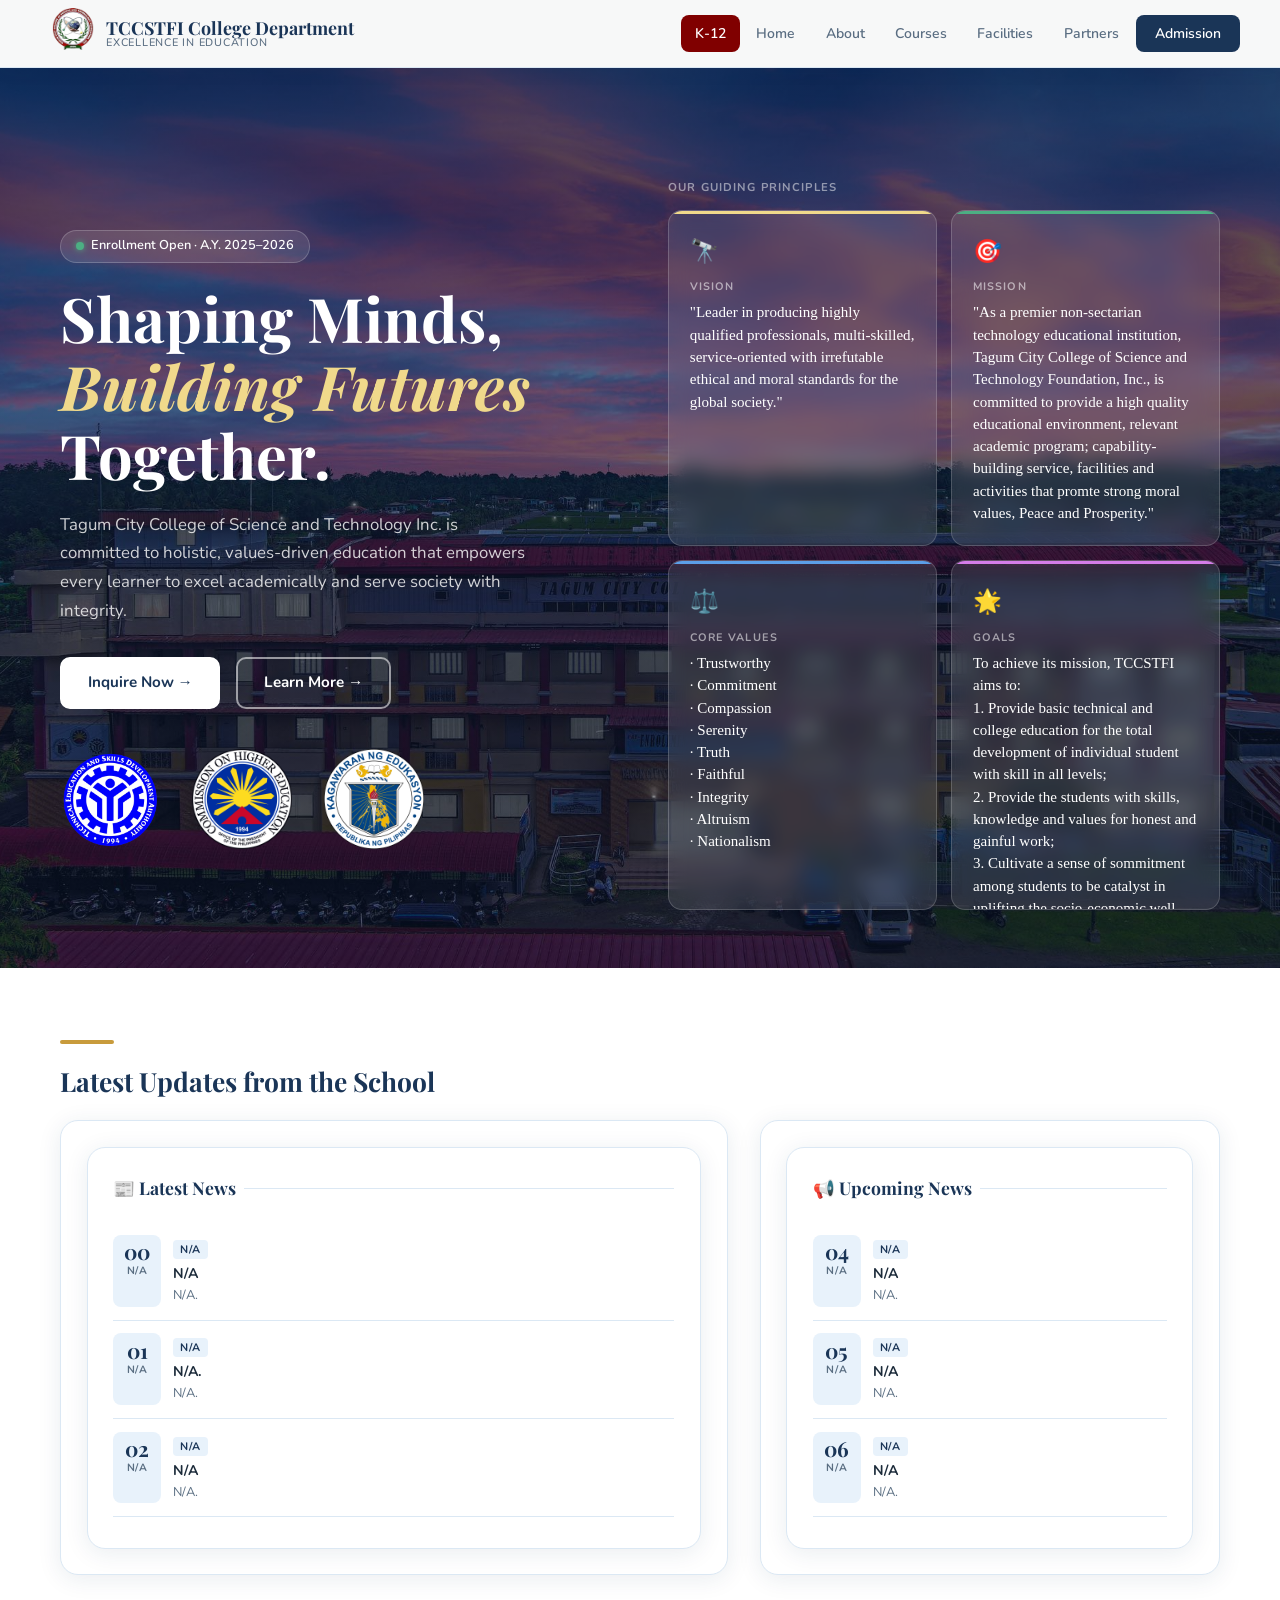
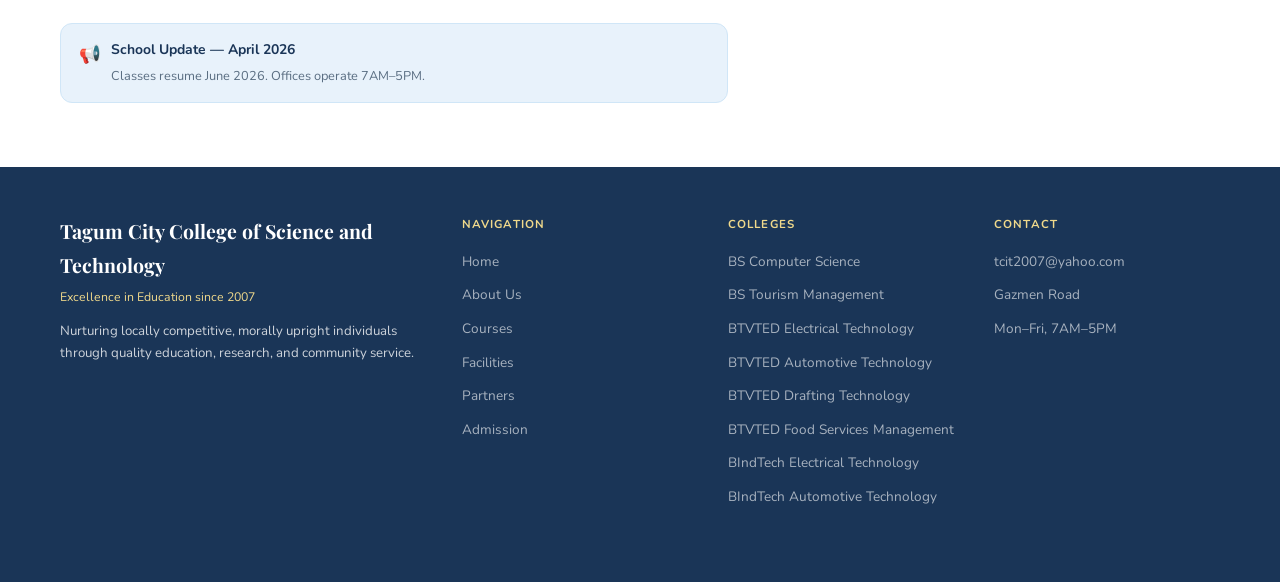
<file: index.html>
<!DOCTYPE html>
<html lang="en">
<head>
<meta charset="UTF-8"/>
<meta name="viewport" content="width=device-width, initial-scale=1.0"/>
<title>TCCSTFI College - About</title>
<link rel="icon" href="./images/favicon.ico" type="image/x-icon">
<link href="https://fonts.googleapis.com/css2?family=Playfair+Display:ital,wght@0,400;0,600;0,700;1,400&family=Nunito:wght@300;400;500;600;700&display=swap" rel="stylesheet"/>
<link rel="stylesheet" href="style.css"/>
</head>
<body>
<div id="navbar"></div>
<div class="page active" id="page-home">
  <div class="home-hero">
    <div class="hhi">
      <div>
            <div class="home-live">Enrollment Open · A.Y. 2025–2026</div>
            <h1 class="home-title">Shaping Minds,<br><em>Building Futures</em><br>Together.</h1>
            <p class="home-desc">Tagum City College of Science and Technology Inc. is committed to holistic, values-driven education that empowers every learner to excel academically and serve society with integrity.</p>
            <div class="home-btns">
                <a href="admission.html" class="btn-white">Inquire Now →</a>
                <a href="about.html" class="btn-ghost">Learn More →</a>
            </div>
            <div class="home-stats">
                <div class="sti">
                   <img src="./images/tesda-logo.webp" width="100px" height="100px">
                </div>
                <div class="sti">
                  <img src="./images/ched_logo.png" width="100px" height="100px">

                </div>
                <div class="sti">
                  <img src="./images/Department_of_Education.svg.png" width="100px" height="100px">
                </div>
            </div>
        </div>
      <div>
        <div style="font-size:.71rem;font-weight:700;letter-spacing:.1em;text-transform:uppercase;color:rgba(255,255,255,.5);margin-bottom:.8rem">Our Guiding Principles</div>
        <div class="vm-grid">
          <div class="vm v1">
            <div class="vm-ico">🔭</div>
            <div class="vm-lbl">Vision</div>
            <div class="vm-txt">"Leader in producing highly qualified professionals, multi-skilled, service-oriented with irrefutable ethical and moral standards for the global society."</div>
        </div>
          <div class="vm v2">
            <div class="vm-ico">🎯</div>
            <div class="vm-lbl">Mission</div>
            <div class="vm-txt">"As a premier non-sectarian technology educational institution, Tagum City College of Science and Technology Foundation, Inc., is committed to provide a high quality educational environment, relevant academic program;
              capability-building service, facilities and activities that promte strong moral values, Peace and Prosperity."
            </div>
        </div>
         <div class="vm v3">
          <div class="vm-ico">⚖️</div>
          <div class="vm-lbl">Core Values</div>
          <div class="vm-txt">
            · Trustworthy <br>·  Commitment <br>· Compassion <br>· Serenity <br>· Truth <br>· Faithful <br>· Integrity <br>· Altruism <br>· Nationalism </div>
        </div>
          <div class="vm v4">
            <div class="vm-ico">🌟</div>
            <div class="vm-lbl">Goals</div>
            <div class="vm-txt">To achieve its mission, TCCSTFI aims to: <br>
                  1. Provide basic technical and college education for the total development of individual student with skill in all levels; <br>
                  2. Provide the students with skills, knowledge and values for honest and gainful work; <br>
                  3. Cultivate a sense of sommitment among students to be catalyst in uplifting the socio-economic well being of the community where they live in; <br>
                  4. Train research-oriented students on techniques and scientific ways of finding solutions to social problems. <br>
                  5. Provide outreach programs that facilitate the transfer of technology and promote self-reliance among the less-privileged of the Philippine society; <br>
                  6. Produce highly competent grauates with strong leadership and a high sense of moral and ethical standards for the industry needs; <br>
                  7. Develop and strengthen the values of leadership, cooperation, collegiality and respect for human dignity in a culture of peace. <br></div>
        </div>
        </div>
      </div>
    </div>
  </div>

  <div class="home-updates">
    <div class="hu-in">
      <div class="bar"></div>
      <h2 class="h1" style="font-size:1.65rem;margin-bottom:1.4rem">Latest Updates from the School</h2>
      <div class="hu-grid">

                                                               <!-- ----Latest News ------ -->
            <div class="card">
                <div class="card">
                  <div class="ctitle">📰 Latest News</div>
                    <div class="carousel">
                      <div class="carousel-inner" id="news-container"></div>
                    </div>
                </div>
            </div>

            <div class="card">
                <div class="card">
                  <div class="ctitle">📢 Upcoming News</div>
                    <div class="carousel">
                      <div class="carousel-inner" id="upcoming-news-container"></div>
                    </div>
                </div>
            </div>

                                                                <!-- -----upcoming Events----- -->

            <div>
            <div class="ustrip">
              <span style="font-size:1.1rem;flex-shrink:0;margin-top:2px">📢</span>
              <div><strong>School Update — April 2026</strong>
                <span>Classes resume June 2026. Offices operate 7AM–5PM.</span>
              </div>
            </div>
            </div>
      </div>
    </div>
  </div>
<div id="footer"></div>
</div>                       
<script src="script.js"></script>
</body>
</html>
</file>
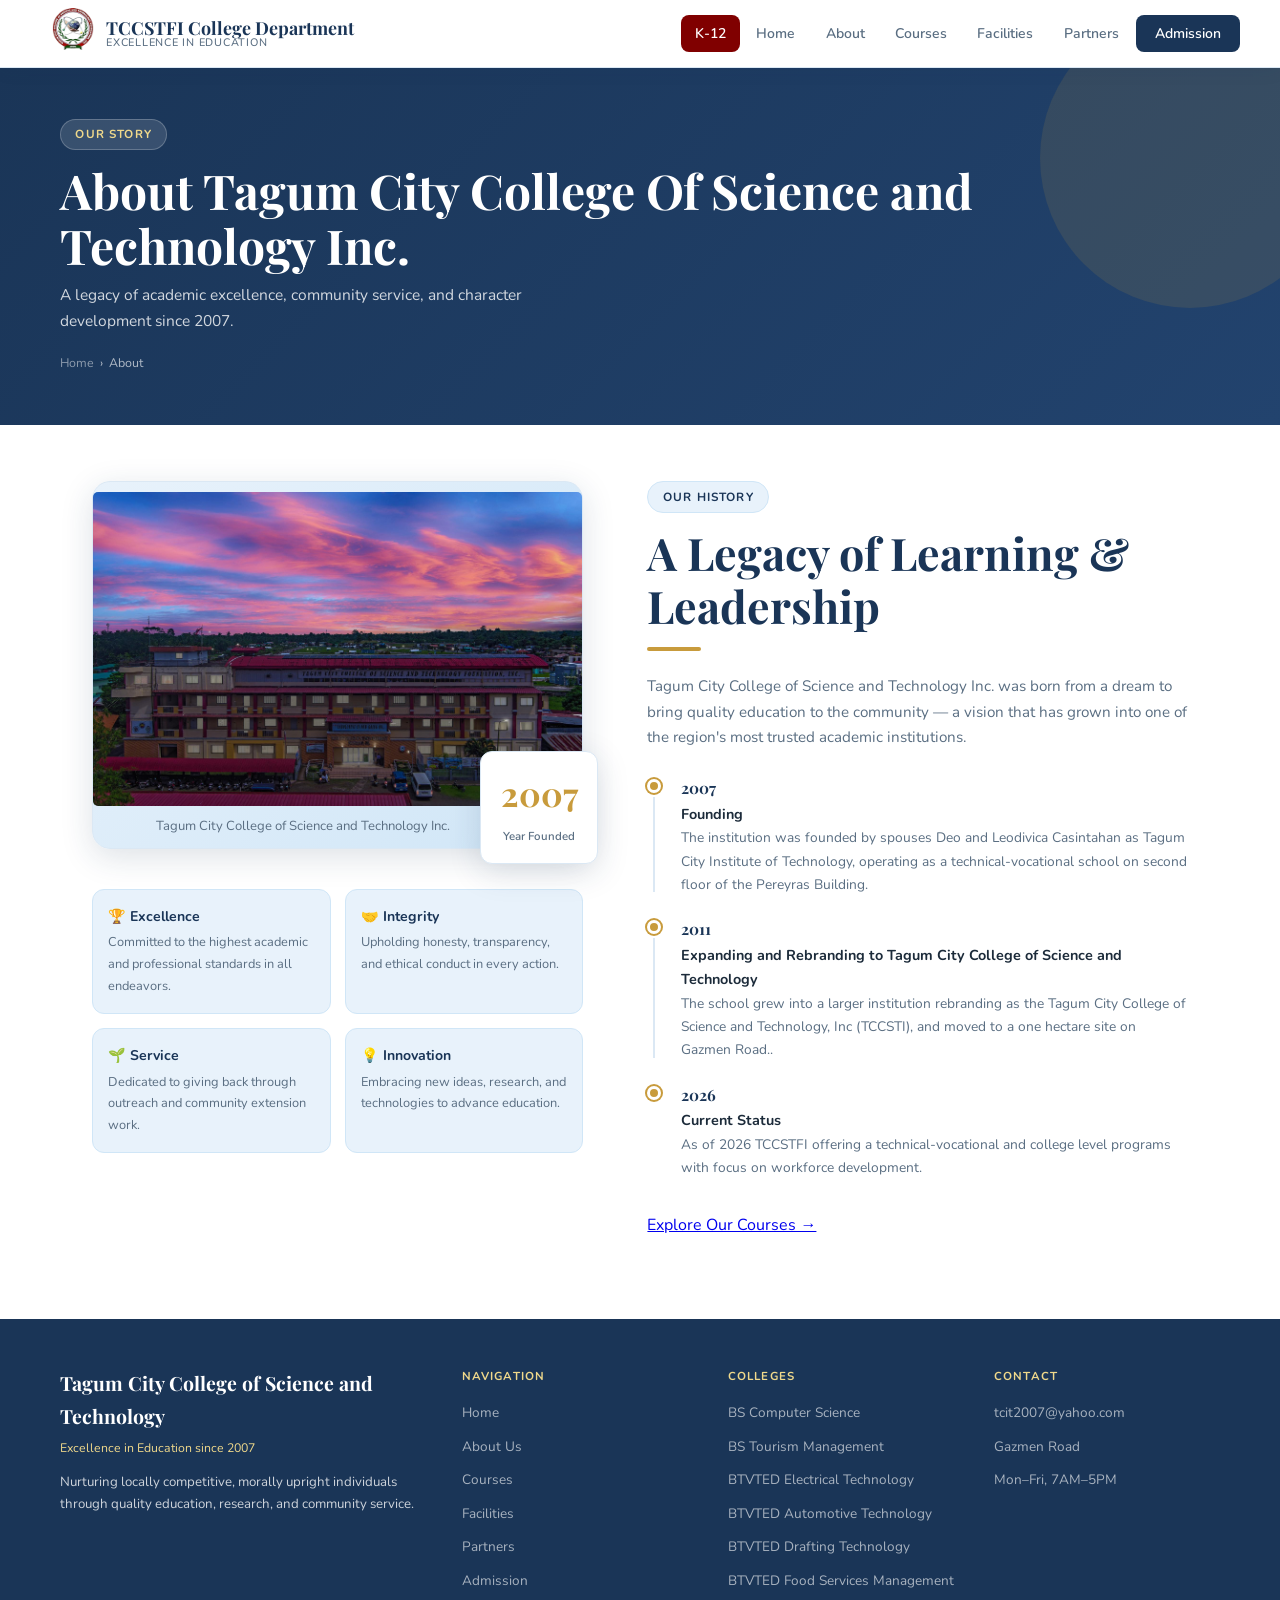
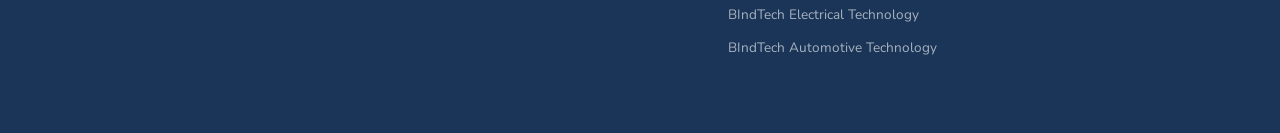
<file: about.html>
<!DOCTYPE html>
<html lang="en">
    <head>
        <meta charset="UTF-8">
        <meta name="viewport" content="width=device-width, initial-scale=1.0">
        <title>TCCSTFI College - About</title>
        <link rel="icon" href="./images/favicon.ico" type="image/x-icon">
        <link href="https://fonts.googleapis.com/css2?family=Playfair+Display:ital,wght@0,400;0,600;0,700;1,400&family=Nunito:wght@300;400;500;600;700&display=swap" rel="stylesheet"/>
        <link rel="stylesheet" href="style.css"/>
    </head>
    <body>
        <div id="navbar"></div>
        <div class="page" id="page-about">
            <div class="phero">
                <div class="phero-in">
                    <div class="phero-tag">Our Story</div>
                    <div class="phero-title">About Tagum City College Of Science and Technology Inc.</div>
                    <p class="phero-sub">A legacy of academic excellence, community service, and character development since 2007.</p>
                    <div class="breadcrumb"><a href="index.html">Home</a>
                        <span>›</span>
                        <span>About</span>
                    </div>
                </div>
            </div>
            <div class="wrap">
                <div class="ab-grid">
                    <div style="position:relative">
                        <div class="ab-frame">
                            <div class="ab-frame-in">
                                <img src="./images/tccstfi.png" alt="Tagum City College of Science and Technology Inc.">
                                <p>Tagum City College of Science and Technology Inc.</p>
                            </div>
                            <div class="ab-badge"><strong>2007</strong><span>Year Founded</span></div>
                        </div>
                        <div class="ab-vals">
                            <div class="avc">
                                <div class="avc-t">🏆 Excellence</div>
                                <div class="avc-d">Committed to the highest academic and professional standards in all endeavors.</div>
                            </div>
                            <div class="avc">
                                <div class="avc-t">🤝 Integrity</div>
                                <div class="avc-d">Upholding honesty, transparency, and ethical conduct in every action.</div>
                            </div>
                            <div class="avc">
                                <div class="avc-t">🌱 Service</div>
                                <div class="avc-d">Dedicated to giving back through outreach and community extension work.</div>
                            </div>
                            <div class="avc"><div class="avc-t">💡 Innovation</div>
                             <div class="avc-d">Embracing new ideas, research, and technologies to advance education.</div>
                            </div>
                        </div>
                    </div>
                    <div>
                        <div class="tag">Our History</div>
                        <h2 class="h1">A Legacy of Learning &amp; Leadership</h2>
                        <div class="bar"></div>
                        <p style="color:var(--muted);margin-bottom:1.5rem;font-size:.95rem">Tagum City College of Science and Technology Inc. was born from a dream to bring quality education to the community — a vision that has grown into one of the region's most trusted academic institutions.</p>
                        <div class="tl">
                            <div class="tli">
                                <div class="tll">
                                <div class="tld"></div>
                                <div class="tlln"></div>
                                </div>
                                <div>
                                <div class="tly">2007</div>
                                <div class="tlt">Founding</div>
                                <div class="tldesc">The institution was founded by spouses Deo and Leodivica Casintahan as Tagum City Institute of Technology, operating as a technical-vocational school on second floor of the Pereyras Building.</div>
                                </div>
                            </div>
                            <div class="tli">
                                <div class="tll">
                                <div class="tld"></div>
                                <div class="tlln"></div>
                                </div>
                                <div>
                                <div class="tly">2011</div>
                                <div class="tlt">Expanding and Rebranding to Tagum City College of Science and Technology</div>
                                <div class="tldesc">The school grew into a larger institution rebranding as the Tagum City College of Science and Technology, Inc (TCCSTI), and moved to a one hectare site on Gazmen Road..</div>
                                </div>
                            </div>
                            <div class="tli">
                                <div class="tll">
                                <div class="tld"></div>
                                <div class="tlln"></div>
                                </div>
                                <div>
                                <div class="tly">2026</div>
                                <div class="tlt">Current Status</div>
                                <div class="tldesc">As of 2026 TCCSTFI offering a technical-vocational and college level programs with focus on workforce development.</div>
                                </div>
                            </div>
                           <!-- -- <div class="tli"> 
                                <div class="tll">
                                <div class="tld"></div>
                                <div class="tlln"></div>
                                </div>
                                <div>
                                <div class="tly">2015</div>
                                <div class="tlt">Digital Transformation</div>
                                <div class="tldesc">Launched online learning platforms and formed 20+ corporate partnerships for OJT placements.</div>
                                </div>
                            </div>
                            <div class="tli">
                                <div class="tll">
                                    <div class="tld"></div>
                                </div>
                                <div>
                                    <div class="tly">2025</div>
                                    <div class="tlt">Today</div>
                                    <div class="tldesc">Over 4,200 students, 120+ faculty, 6 colleges, and 35+ industry partners — shaping the future every day gipamatak an ra naku ni  wala ko kabalo unsay ibutang.

                                    </div>
                                </div>
                            </div>-->
                        </div>
                        <div style="margin-top:2rem"><a href="courses.html"">Explore Our Courses →</a></div>
                    </div>
                </div>
            </div>
            <div id="footer"></div>
        </div>
        <script src="script.js"></script>
    </body>
</html>
</file>
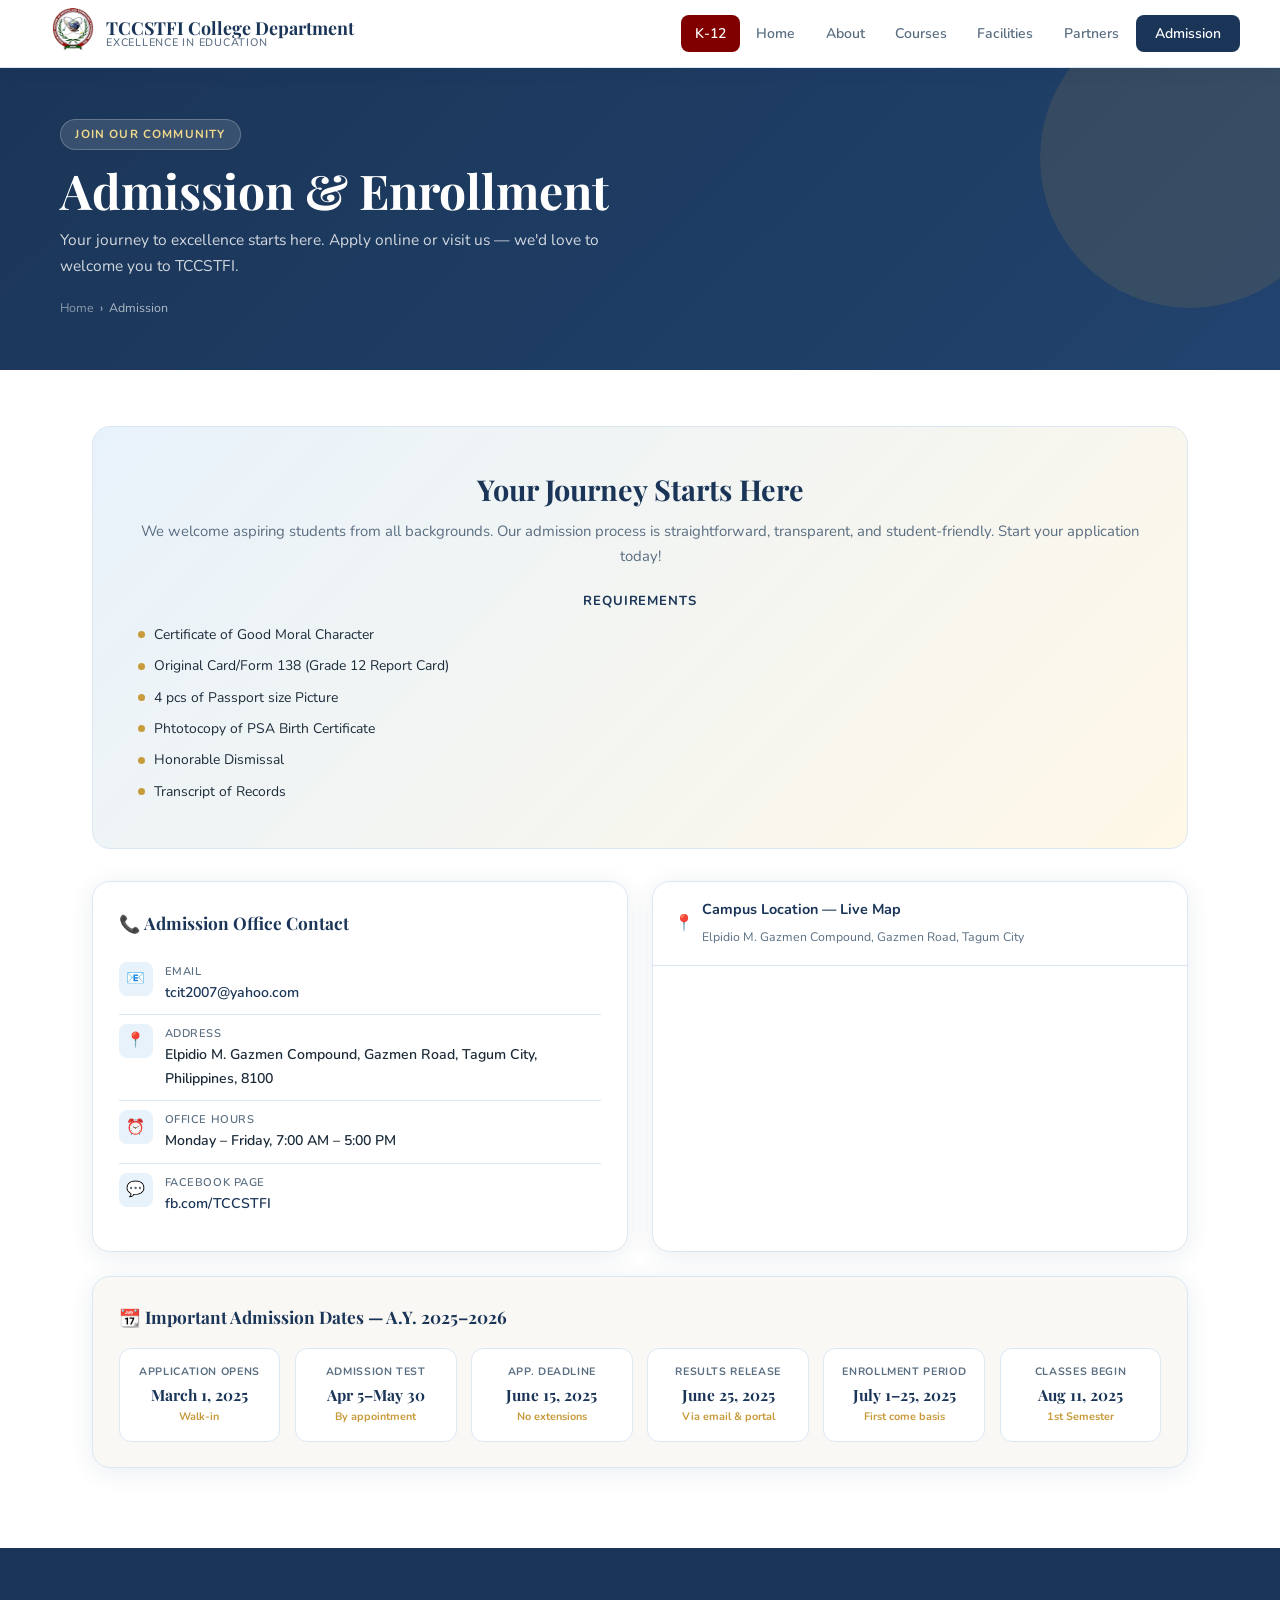
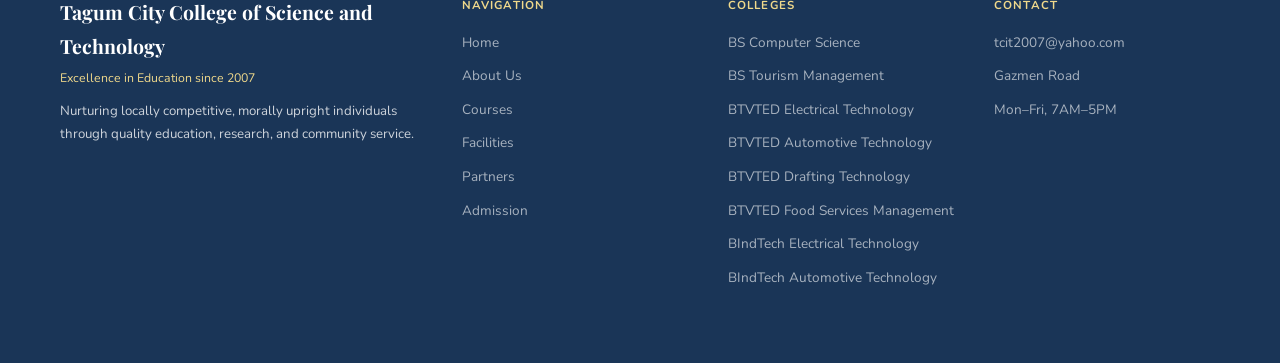
<file: admission.html>
<!DOCTYPE html>
<html lang="en">
<head>
    <meta charset="UTF-8">
    <meta name="viewport" content="width=device-width, initial-scale=1.0">
    <title>TCCSTFI College - Admission</title>
    <link rel="icon" href="images/favicon.ico" type="image/x-icon">
    <link href="https://fonts.googleapis.com/css2?family=Playfair+Display:ital,wght@0,400;0,600;0,700;1,400&family=Nunito:wght@300;400;500;600;700&display=swap" rel="stylesheet"/>
    <link rel="stylesheet" href="style.css"/>
</head>
<body>
    <div id="navbar"></div>
    <div class="page" id="page-admission">
  <div class="phero">
    <div class="phero-in">
    <div class="phero-tag">Join Our Community</div>
    <div class="phero-title">Admission &amp; Enrollment</div>
    <p class="phero-sub">Your journey to excellence starts here. Apply online or visit us — we'd love to welcome you to TCCSTFI.</p>
    <div class="breadcrumb">
      <a href="index.html">Home</a>
      <span>›</span>
      <span>Admission</span>
    </div>
  </div>
</div>

  <div class="wrap">
    <div class="adm-top">
      <div>
        <h3 class="adm-t">Your Journey Starts Here</h3>
        <p class="adm-d">We welcome aspiring students from all backgrounds. Our admission process is straightforward, transparent, and student-friendly. Start your application today!</p>
        <div class="adm-rl">Requirements</div>
        <ul class="adm-list">
          <li>Certificate of Good Moral Character</li>
          <li>Original Card/Form 138 (Grade 12 Report Card)</li>
          <li>4 pcs of Passport size Picture</li>
          <li>Phtotocopy of PSA Birth Certificate</li>
          <li>Honorable Dismissal</li>
          <li>Transcript of Records</li>
        </ul>
        <!-- ---------<div style="margin-top:1.4rem"><a href="https://www.ryanluayon.com/admission" target="_blank" class="btn">Apply Online at ryanluayon.com →</a></div> -->
      </div>
      <!-- <div>
        <div style="font-weight:700;font-size:.88rem;color:var(--navy);margin-bottom:.8rem">Application Steps</div>
        <div class="adm-steps">
          <div class="adm-step"><div class="adm-sn">01</div><div><div class="adm-st">Create an Account</div><div class="adm-sd">Register at our enrollment portal and fill out the online application form completely.</div></div></div>
          <div class="adm-step"><div class="adm-sn">02</div><div><div class="adm-st">Take the Admission Test</div><div class="adm-sd">Schedule and complete the Brightfield Admission Test (BAT) — online or on-campus.</div></div></div>
          <div class="adm-step"><div class="adm-sn">03</div><div><div class="adm-st">Submit Documents</div><div class="adm-sd">Upload or personally submit all required documents to the Registrar's Office.</div></div></div>
          <div class="adm-step"><div class="adm-sn">04</div><div><div class="adm-st">Receive Acceptance &amp; Enroll</div><div class="adm-sd">Upon approval, pay the enrollment fee and complete your official enrollment.</div></div></div>
        </div>
      </div> -->
    </div>

    <div class="adm-mid">
      <div class="adm-cc">
        <div class="adm-ct">📞 Admission Office Contact</div>
        <!-- -----<div class="crow"><div class="cico">🌐</div><div><div class="clbl">Official Website</div><div class="cval"><a href="https://www.tccstfi.edu.ph" target="_blank">www.tccstfi.edu.ph</a></div></div></div> -->
        <div class="crow">
          <div class="cico">📧</div>
          <div>
            <div class="clbl">Email</div>
            <div class="cval">
              <a href="https://mail.google.com/mail/?view=cm&fs=1&to=tcit2007@yahoo.com" target="_blank">tcit2007@yahoo.com</a>
            </div>
          </div>
        </div>
        <div class="crow">
          <div class="cico">📍</div>
          <div>
            <div class="clbl">Address</div>
            <div class="cval">Elpidio M. Gazmen Compound, Gazmen Road, Tagum City, Philippines, 8100</div>
          </div>
        </div>
        <div class="crow">
          <div class="cico">⏰</div>
          <div>
            <div class="clbl">Office Hours</div>
            <div class="cval">Monday – Friday, 7:00 AM – 5:00 PM</div>
          </div>
        </div>
        <div class="crow">
          <div class="cico">💬</div>
          <div>
            <div class="clbl">Facebook Page</div>
            <div class="cval">
              <a href="https://www.facebook.com/tccsttagum" target="_blank">fb.com/TCCSTFI</a>
            </div>
          </div>
        </div>
      </div>
      <div class="adm-mc">
        <div class="mhead">
          <span style="font-size:1rem">📍</span>
          <div><strong>Campus Location — Live Map</strong><br>
            <span>Elpidio M. Gazmen Compound, Gazmen Road, Tagum City</span>
          </div>
        </div>
        <iframe class="mframe" src="https://www.google.com/maps/embed?pb=!1m18!1m12!1m3!1d3956.0128942448127!2d125.79958618485176!3d7.463824173332497!2m3!1f0!2f0!3f0!3m2!1i1024!2i768!4f13.1!3m3!1m2!1s0x32f953385be5a1bb%3A0xa455a9bc7ecdf4b4!2sTagum%20City%20College%20of%20Science%20and%20Technology%20Foundation%20Incorporated!5e0!3m2!1sen!2sph!4v1776565815642!5m2!1sen!2sph" allowfullscreen="" loading="lazy" referrerpolicy="no-referrer-when-downgrade" title="Campus Map"></iframe>
      </div>
    </div>

   <div class="adm-dates">
  <div class="adm-dt">📆 Important Admission Dates — <span id="adm-ay"></span></div>
  <div class="dg" id="adm-dates-container"></div>
</div>
  </div>
    <div id="footer"></div>
</div>
<script src="script.js"></script>
</body>
</html>
</file>
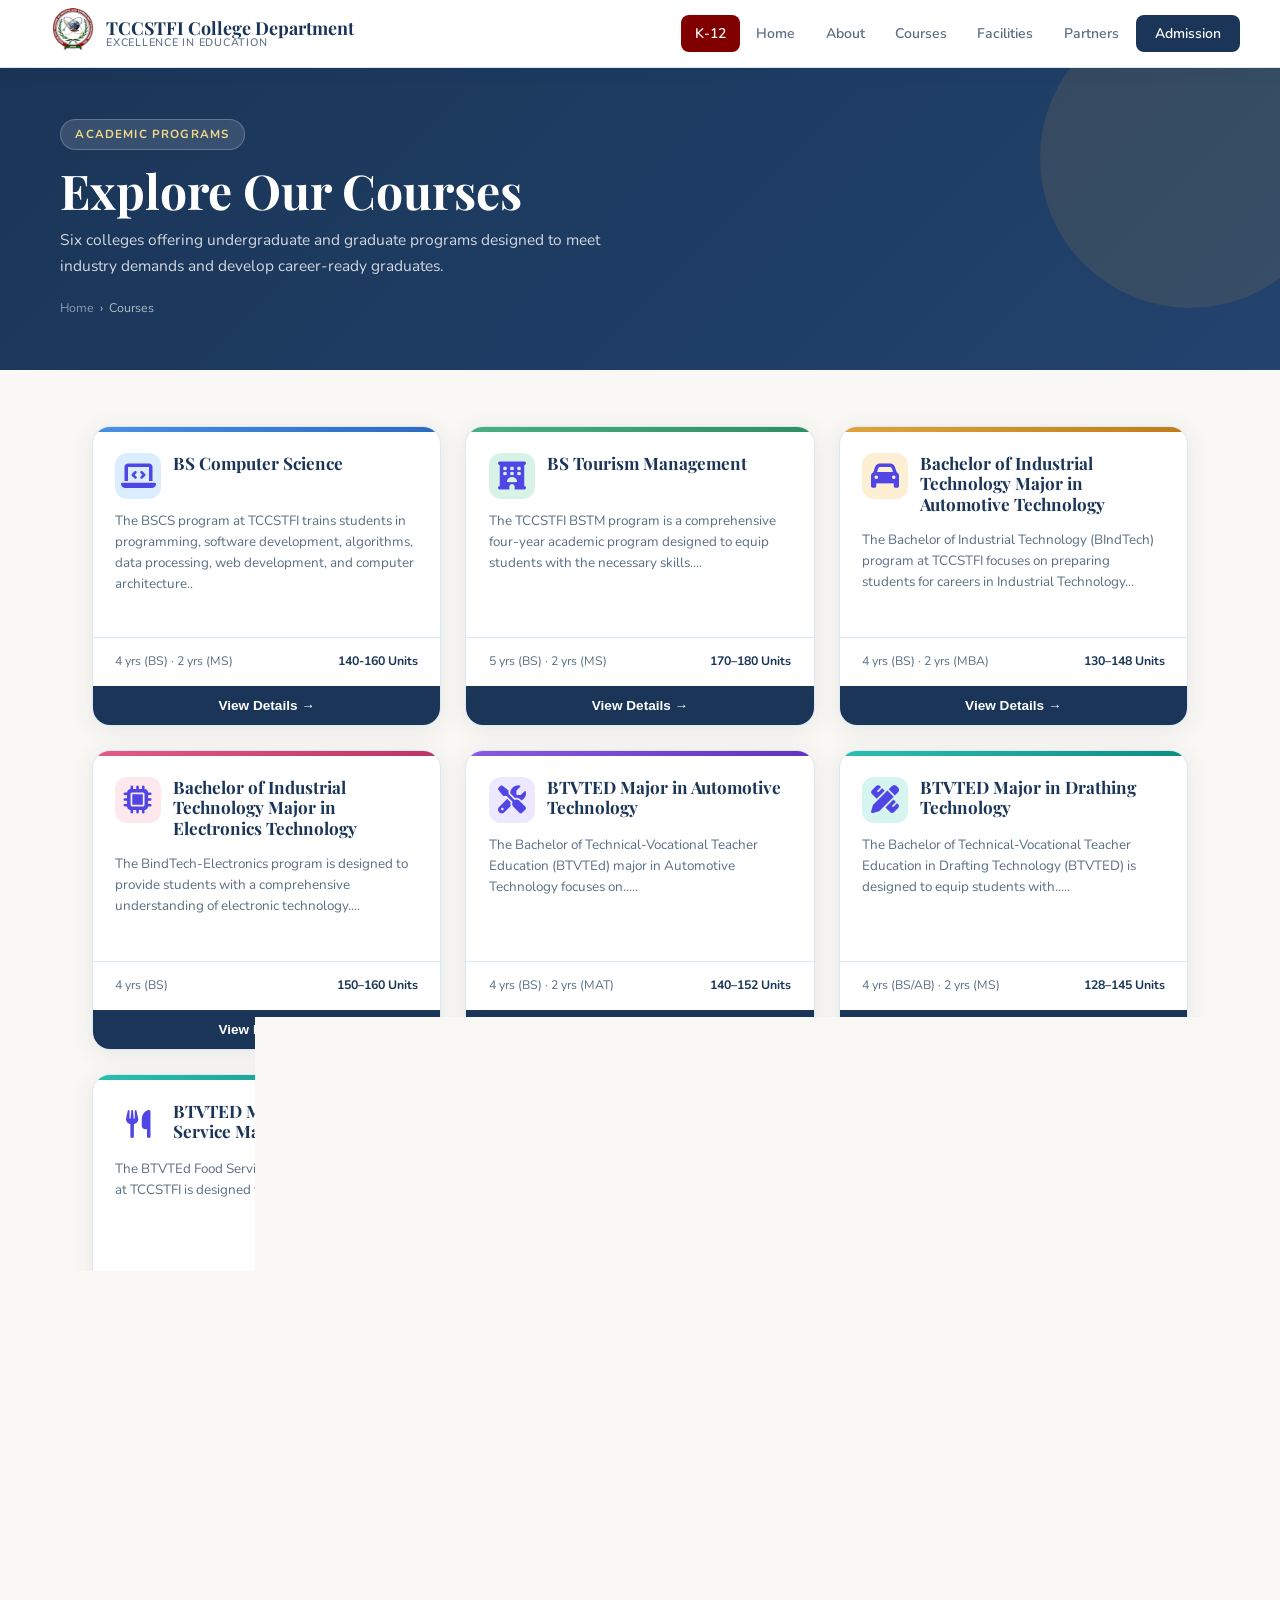
<file: courses.html>
<!DOCTYPE html>
<html lang="en">
<head>
    <meta charset="UTF-8">
    <meta name="viewport" content="width=device-width, initial-scale=1.0">
    <title>TCCSTFI College - Courses</title>
    <link rel="icon" href="images/favicon.ico" type="image/x-icon">
    <link rel="stylesheet" href="https://cdnjs.cloudflare.com/ajax/libs/font-awesome/6.5.0/css/all.min.css">
    <link href="https://fonts.googleapis.com/css2?family=Playfair+Display:ital,wght@0,400;0,600;0,700;1,400&family=Nunito:wght@300;400;500;600;700&display=swap" rel="stylesheet"/>
    <link rel="stylesheet" href="style.css"/>
</head>
<body>
    <div id="navbar"></div>
    <div class="page" id="page-courses">
  <div class="phero"><div class="phero-in">
    <div class="phero-tag">Academic Programs</div>
    <div class="phero-title">Explore Our Courses</div>
    <p class="phero-sub">Six colleges offering undergraduate and graduate programs designed to meet industry demands and develop career-ready graduates.</p>
    <div class="breadcrumb">
      <a onclick="go('home')">Home</a>
      <span>›</span>
      <span>Courses</span>
    </div>
  </div>
</div>
  <div class="wrap">
    <div class="cg" id="courses-container">
      <!-- Course cards will be generated here by JavaScript -->
    </div>
    <div id="courses-modal-container">
      <!-- Course modals will be generated here by JavaScript -->
    </div>
    <div style="text-align:center;margin-top:3rem;padding:2rem;background:var(--white);border:1px solid var(--border);border-radius:var(--rl);box-shadow:var(--sh)">
      <p style="font-size:.95rem;color:var(--muted);margin-bottom:.8rem">Questions about a specific program? Our academic advisors are ready to help.</p>
      <a class="btn" href="facilities.html">Contact an Academic Advisor →</a>
    </div>
  </div>
  <div id="footer"></div>
</div>
<script src="script.js"></script>
</body>
</html>
</file>
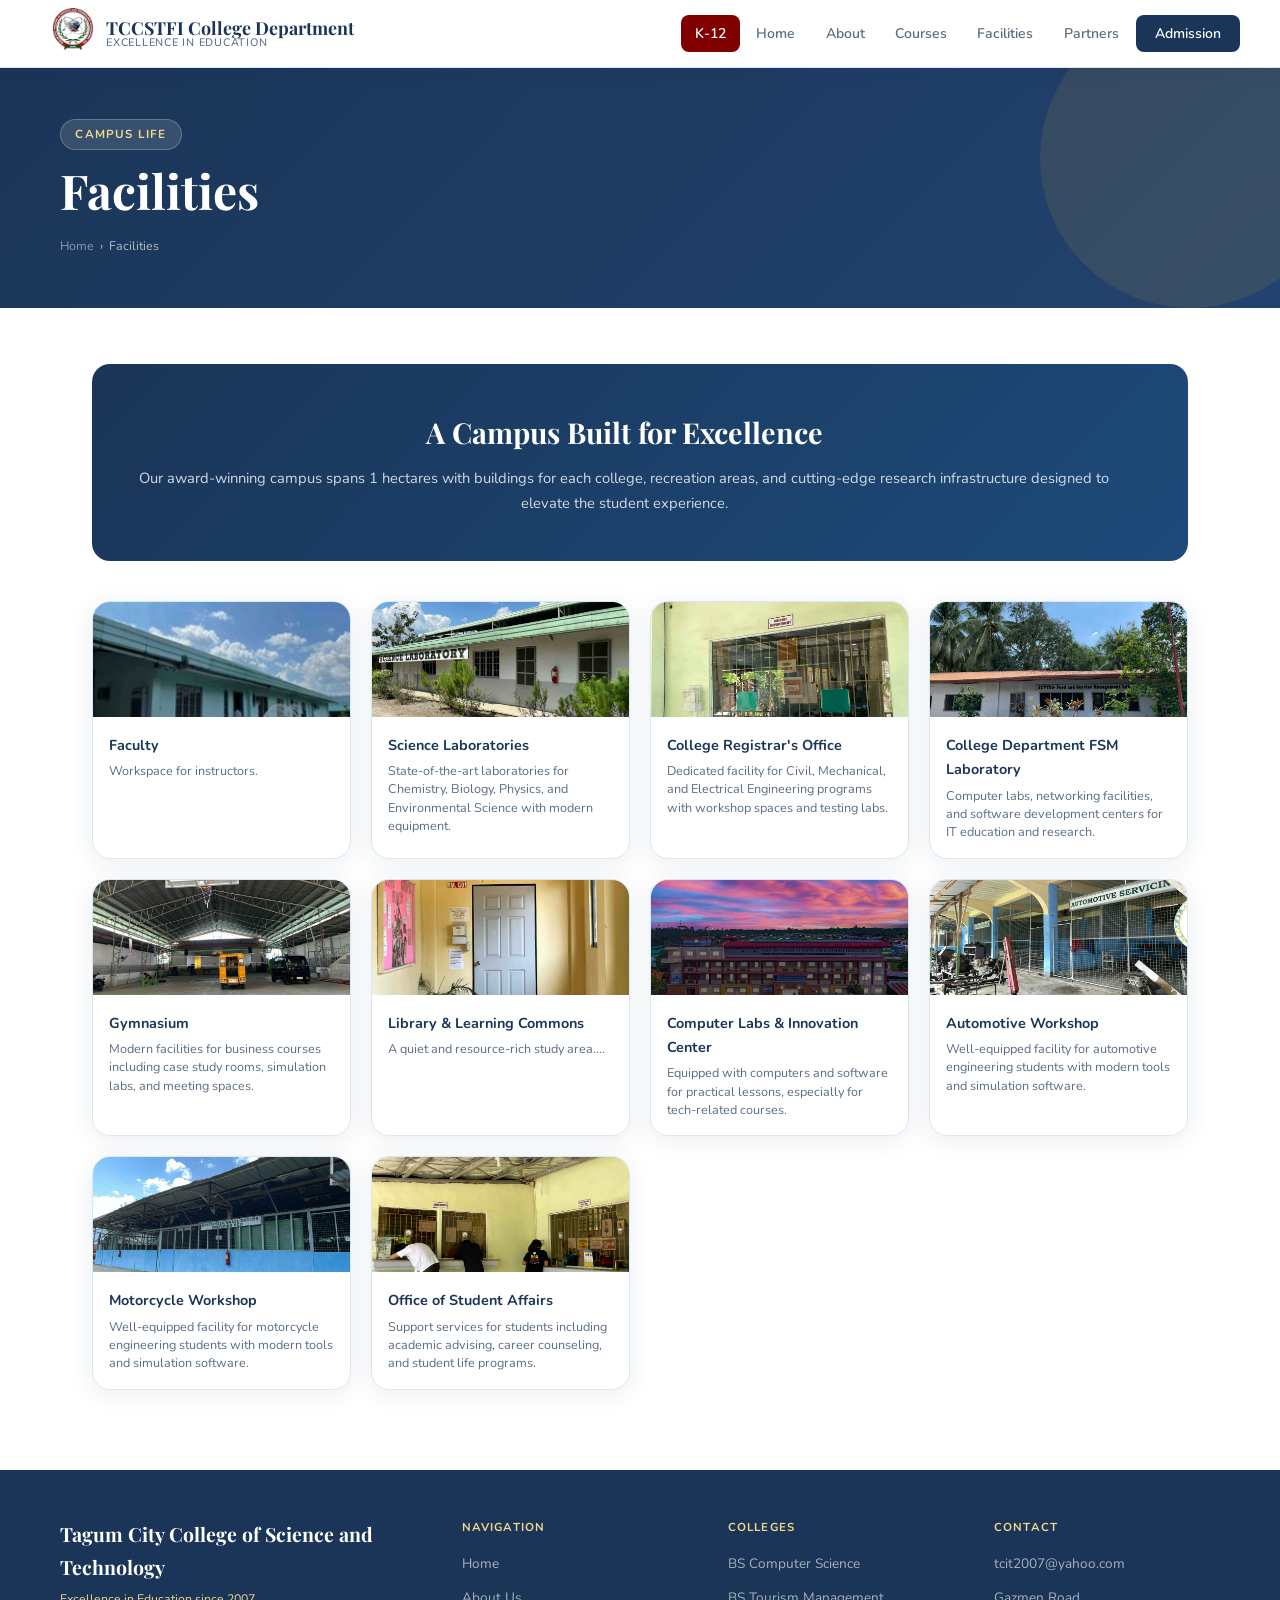
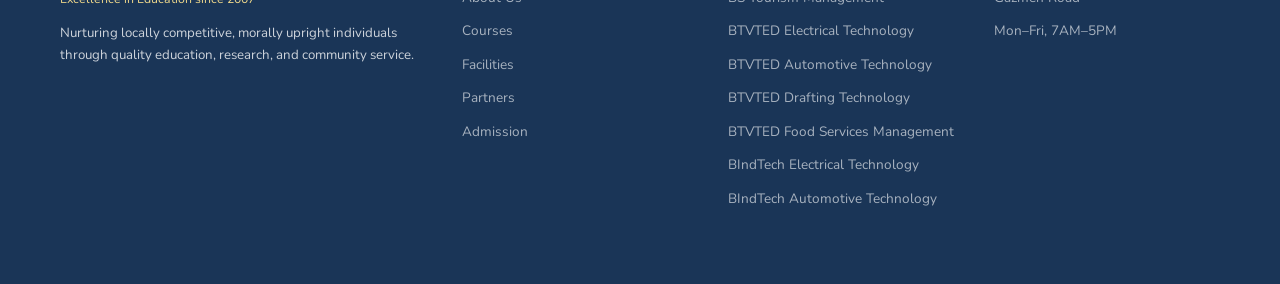
<file: facilities.html>
<!DOCTYPE html>
<html lang="en">
<head>
    <meta charset="UTF-8">
    <meta name="viewport" content="width=device-width, initial-scale=1.0">
    <title>TCCSTFI College - Facilities</title>
    <link rel="icon" href="images/favicon.ico" type="image/x-icon">
    <link href="https://fonts.googleapis.com/css2?family=Playfair+Display:ital,wght@0,400;0,600;0,700;1,400&family=Nunito:wght@300;400;500;600;700&display=swap" rel="stylesheet"/>
    <link rel="stylesheet" href="style.css"/>
</head>
<body>
    <div id="navbar"></div>
    <div class="page" id="page-facilities">
  <div class="phero"><div class="phero-in">
    <div class="phero-tag">Campus Life</div>
    <div class="phero-title">Facilities</div>
    <div class="breadcrumb">
      <a onclick="go('home')">Home</a>
      <span>›</span>
      <span>Facilities</span>
    </div>
  </div>
</div>
  <div class="wrap">
    <div class="fac-banner">
      <div><div class="fb-t">A Campus Built for Excellence</div><p class="fb-s">Our award-winning campus spans 1 hectares with buildings for each college, recreation areas, and cutting-edge research infrastructure designed to elevate the student experience.</p></div>
      <!-- --<div class="fb-stats"><div class="fbs"><div class="fbs-n">12</div><div class="fbs-l">Hectares</div></div><div class="fbs"><div class="fbs-n">18</div><div class="fbs-l">Buildings</div></div><div class="fbs"><div class="fbs-n">60+</div><div class="fbs-l">Laboratories</div></div><div class="fbs"><div class="fbs-n">3</div><div class="fbs-l">Libraries</div></div></div> -->
    </div>
    <div class="fg" id="facilities-container">
      <!-- Facility cards will be generated here by JavaScript -->
    </div>
    <div id="modal-container"></div>
  </div>
    <div id="footer"></div>
</div>
<script src="script.js"></script>
</body>
</html>
</file>
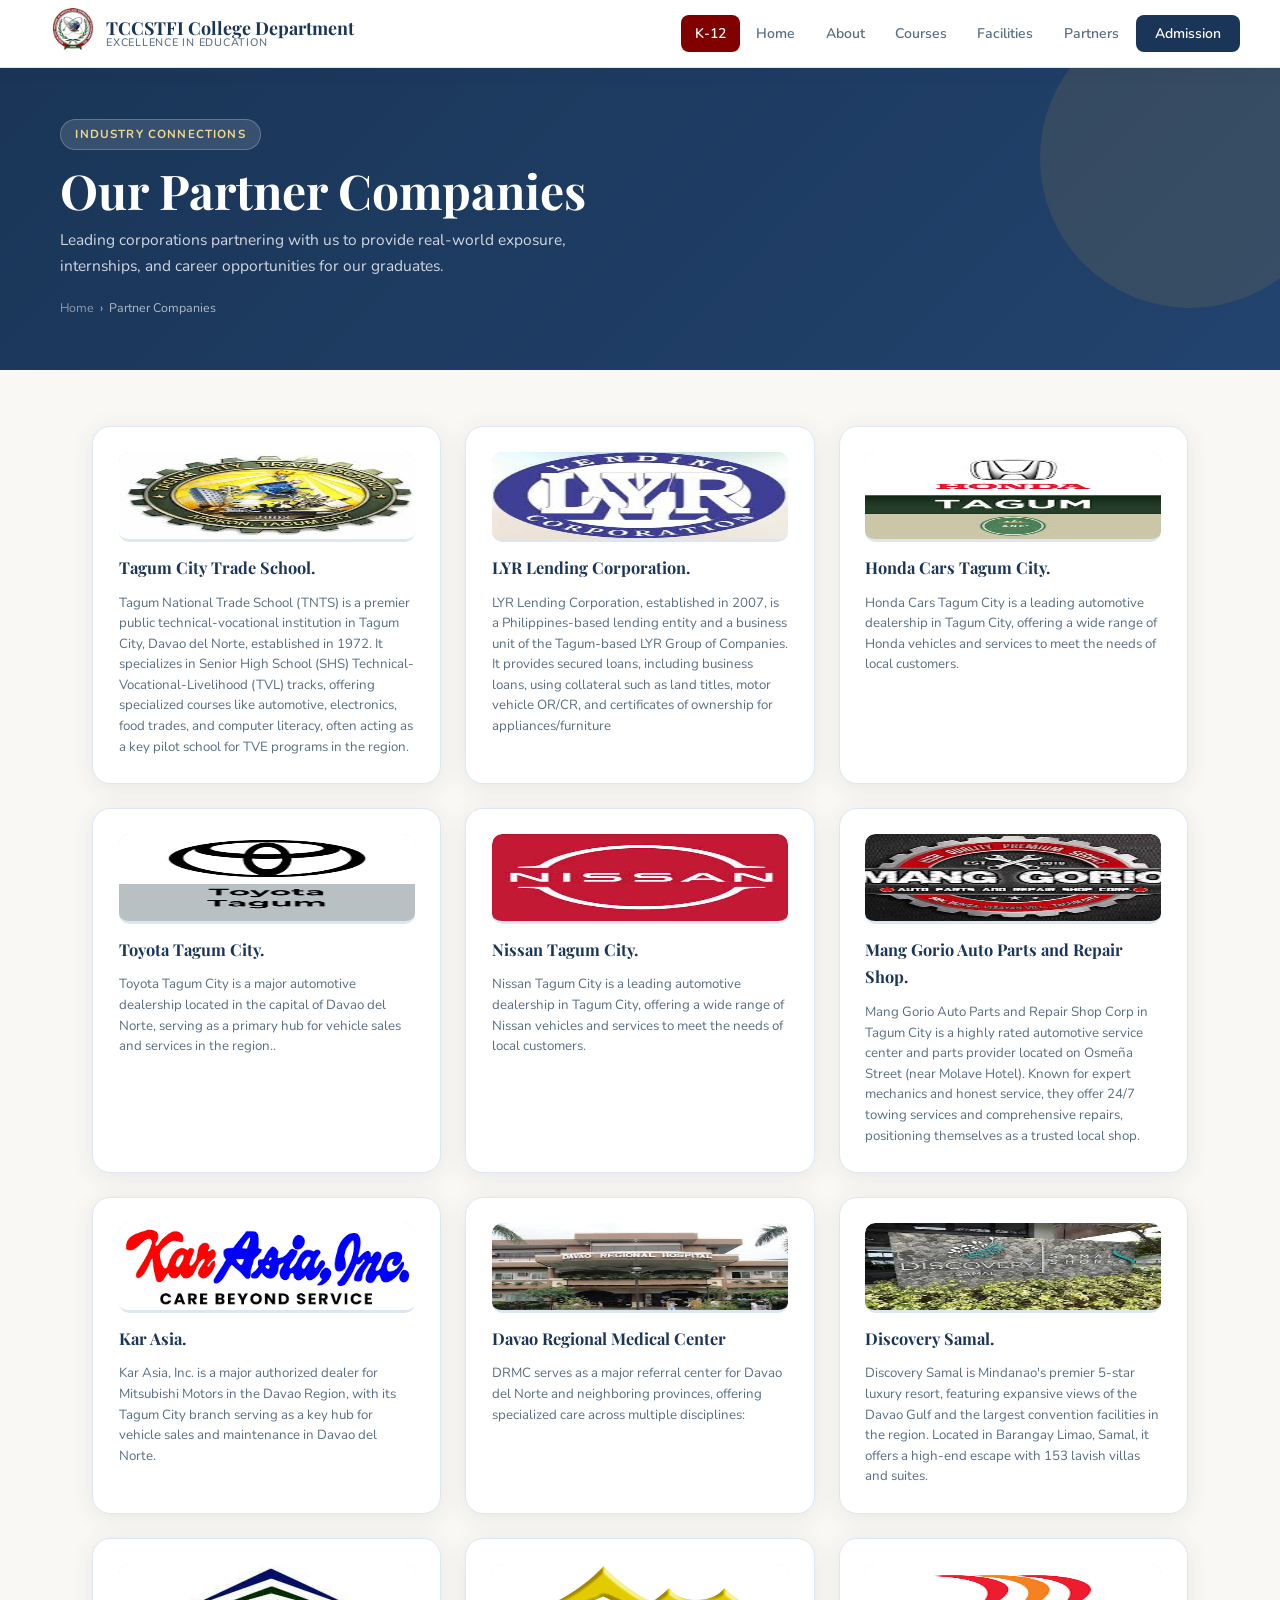
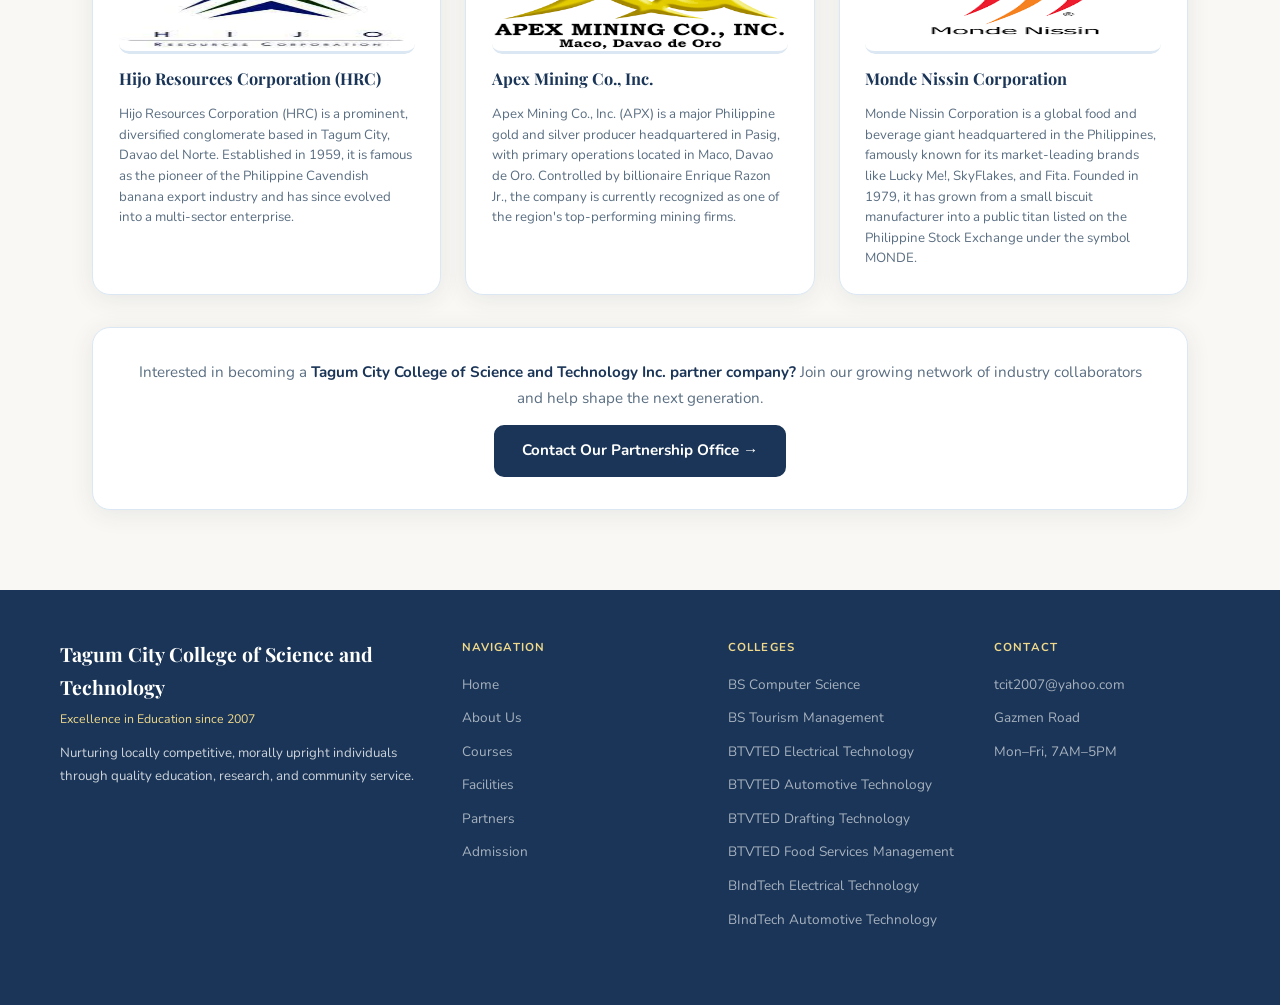
<file: partners.html>
<!DOCTYPE html>
<html lang="en">
<head>
    <meta charset="UTF-8">
    <meta name="viewport" content="width=device-width, initial-scale=1.0">
    <title>TCCSTFI College - Partners</title>
    <link rel="icon" href="images/favicon.ico" type="image/x-icon">
    <link href="https://fonts.googleapis.com/css2?family=Playfair+Display:ital,wght@0,400;0,600;0,700;1,400&family=Nunito:wght@300;400;500;600;700&display=swap" rel="stylesheet"/>
    <link rel="stylesheet" href="style.css"/>
</head>
<body>
    <div id="navbar"></div>
    <div class="page" id="page-partners">
  <div class="phero"><div class="phero-in">
    <div class="phero-tag">Industry Connections</div>
    <div class="phero-title">Our Partner Companies</div>
    <p class="phero-sub">Leading corporations partnering with us to provide real-world exposure, internships, and career opportunities for our graduates.</p>
    <div class="breadcrumb"><a onclick="go('home')">Home</a><span>›</span><span>Partner Companies</span></div>
  </div></div>
  <div class="wrap">
    <div class="pg">

      <div class="pc">
       <div class="plogo">
          <img src="./images/trade_school.jpg" alt="Company Logo">
        </div>
        <div>
          <div class="pn">Tagum City Trade School.</div>
        </div>
        <p class="pd">Tagum National Trade School (TNTS) is a premier public technical-vocational institution in Tagum City, Davao del Norte, established in 1972. It specializes in Senior High School (SHS) Technical-Vocational-Livelihood (TVL) tracks, offering specialized courses like automotive, electronics, food trades, and computer literacy, often acting as a key pilot school for TVE programs in the region.</p>
       <!-- -- <div class="ps">Partner since 2018 · 80+ Internship Slots</div> -->
      </div>

      <div class="pc">
       <div class="plogo">
          <img src="./images/Lyr.jpg" alt="Company Logo">
        </div>
        <div>
          <div class="pn">LYR Lending Corporation.</div>
        </div>
        <p class="pd">LYR Lending Corporation, established in 2007, is a Philippines-based lending entity and a business unit of the Tagum-based LYR Group of Companies. It provides secured loans, including business loans, using collateral such as land titles, motor vehicle OR/CR, and certificates of ownership for appliances/furniture</p>
      </div>

       <div class="pc">
       <div class="plogo">
          <img src="./images/honda.jpg" alt="Company Logo">
        </div>
        <div>
          <div class="pn">Honda Cars Tagum City.</div>
        </div>
        <p class="pd">Honda Cars Tagum City is a leading automotive dealership in Tagum City, offering a wide range of Honda vehicles and services to meet the needs of local customers.</p>
      </div>
      
       <div class="pc">
       <div class="plogo">
          <img src="./images/toyota.png" alt="Company Logo">
        </div>
        <div>
          <div class="pn">Toyota Tagum City.</div>
        </div>
        <p class="pd">Toyota Tagum City is a major automotive dealership located in the capital of Davao del Norte, serving as a primary hub for vehicle sales and services in the region..</p>
      </div>

       <div class="pc">
       <div class="plogo">
          <img src="./images/nissan.jpg" alt="Company Logo">
        </div>
        <div>
          <div class="pn">Nissan Tagum City.</div>
        </div>
        <p class="pd">Nissan Tagum City is a leading automotive dealership in Tagum City, offering a wide range of Nissan vehicles and services to meet the needs of local customers.</p>
      </div>

       <div class="pc">
       <div class="plogo">
          <img src="./images/mang_gorio.jpg" alt="Company Logo">
        </div>
        <div>
          <div class="pn">Mang Gorio Auto Parts and Repair Shop.</div>
        </div>
        <p class="pd">Mang Gorio Auto Parts and Repair Shop Corp in Tagum City is a highly rated automotive service center and parts provider located on Osmeña Street (near Molave Hotel). Known for expert mechanics and honest service, they offer 24/7 towing services and comprehensive repairs, positioning themselves as a trusted local shop.</p>
      </div>

       <div class="pc">
       <div class="plogo">
          <img src="./images/kar_asia.png" alt="Company Logo">
        </div>
        <div>
          <div class="pn">Kar Asia.</div>
        </div>
        <p class="pd">Kar Asia, Inc. is a major authorized dealer for Mitsubishi Motors in the Davao Region, with its Tagum City branch serving as a key hub for vehicle sales and maintenance in Davao del Norte.</p>
      </div>

      <div class="pc">
        <div class="plogo">
          <img src="./images/drmc.jpg" alt="Company Logo">
        </div>
        <div>
          <div class="pn">Davao Regional Medical Center</div>
        </div>
        <p class="pd">DRMC serves as a major referral center for Davao del Norte and neighboring provinces, offering specialized care across multiple disciplines:</p>
      </div>

      <div class="pc">
        <div class="plogo">
          <img src="./images/discovery_samal.jpg" alt="Company Logo">
        </div>
        <div>
          <div class="pn">Discovery Samal.</div>
        </div>
        <p class="pd">Discovery Samal is Mindanao's premier 5-star luxury resort, featuring expansive views of the Davao Gulf and the largest convention facilities in the region. Located in Barangay Limao, Samal, it offers a high-end escape with 153 lavish villas and suites.</p>
      </div>

      <div class="pc">
        <div class="plogo">
          <img src="./images/hijo.jpg" alt="Company Logo">
        </div>
        <div>
          <div class="pn">Hijo Resources Corporation (HRC)</div>
         <!-- -- <div class="pi">Construction & Engineering</div> -->
        </div>
        <p class="pd">Hijo Resources Corporation (HRC) is a prominent, diversified conglomerate based in Tagum City, Davao del Norte. Established in 1959, it is famous as the pioneer of the Philippine Cavendish banana export industry and has since evolved into a multi-sector enterprise.</p>
       <!-- -- <div class="ps">Partner since 2010 · Site Immersion Partner</div> -->
      </div>

      <div class="pc">
        <div class="plogo">
          <img src="./images/apex_mining.png" alt="Company Logo">
        </div>
        <div>
          <div class="pn">Apex Mining Co., Inc.</div>
         <!-- -- <div class="pi">Mining & Extraction</div> -->
        </div>
        <p class="pd">Apex Mining Co., Inc. (APX) is a major Philippine gold and silver producer headquartered in Pasig, with primary operations located in Maco, Davao de Oro. Controlled by billionaire Enrique Razon Jr., the company is currently recognized as one of the region's top-performing mining firms.</p>
      </div>

      <div class="pc">
        <div class="plogo">
          <img src="./images/nissin_monde.png" alt="Company Logo">
        </div>
        <div>
          <div class="pn">Monde Nissin Corporation</div>
         <!-- -- <div class="pi">Agriculture & Environment</div> -->
        </div>
        <p class="pd">Monde Nissin Corporation is a global food and beverage giant headquartered in the Philippines, famously known for its market-leading brands like Lucky Me!, SkyFlakes, and Fita. Founded in 1979, it has grown from a small biscuit manufacturer into a public titan listed on the Philippine Stock Exchange under the symbol MONDE.</p>
        <!-- -- <div class="ps">Partner since 2020 · Research Partner</div> -->
      </div>
    </div>

    <div class="pcta">
      <p>Interested in becoming a <strong>Tagum City College of Science and Technology Inc. partner company?</strong> Join our growing network of industry collaborators and help shape the next generation.</p>
      <a class="btn" onclick="go('admission')">Contact Our Partnership Office →</a>
    </div>
  </div>
    <div id="footer"></div>
</div>
<script src="script.js"></script>
</body>
</html>
</file>
<file: style.css>
*,*::before,*::after{box-sizing:border-box;margin:0;padding:0}
:root{
  --navy:#1a3557;
  --navy2:#22436e;
  --gold:#c89b3c;
  --gold-l:#f0d98b;
  --sky:#e8f2fb;
  --sky2:#d0e6f7;
  --cream:#faf8f4;
  --white:#ffffff;
  --text:#1c2b3a;
  --muted:#5a6e82;
  --border:#dbe8f4;
  --r:12px;--rl:18px;
  --sh:0 4px 24px rgba(26,53,87,.09);
  --shm:0 8px 32px rgba(26,53,87,.15);
}
html{
    font-size:16px;
}
body{
    font-family:'Nunito',sans-serif;
    background:var(--white);
    color:var(--text);line-height:1.7;
    overflow-x:hidden;
}

                                                                    /* NAV */

nav{
  position:fixed;
  top:0;
  left:0;
  right:0;
  z-index:999;
  height:68px;
  background:rgba(255,255,255,.97);
  backdrop-filter:blur(14px);
  border-bottom:1px solid var(--border);
  padding:0 2.5rem;
  display:flex;
  align-items:center;
  justify-content:space-between;
  box-shadow:0 2px 18px rgba(26,53,87,.07);
}
.logo{
    display:flex;
    align-items:center;
    gap:12px;
    cursor:pointer;
    text-decoration:none;
}
.tccstfi_logo{
    height: 42px;
    width: 42px;
}
.logo-text{
    font-family:'Playfair Display',serif;
    font-size:1.12rem;
    font-weight:700;
    color:var(--navy);
    line-height:1.1;
}
.logo-text small{
    display:block;
    font-family:'Nunito',sans-serif;
    font-size:.68rem;
    font-weight:500;color:var(--muted);
    letter-spacing:.07em;text-transform:uppercase;
}
.nav-links{
    display:flex;
    align-items:center;
    gap:.2rem;
}
.nav-links a{
    font-size:.875rem;
    font-weight:600;
    color:var(--muted);
    cursor:pointer;
    text-decoration:none;
    padding:.44rem .85rem;
    border-radius:8px;
    transition:color .2s,background .2s;
}
.nav-links a:hover,.nav-links a.active{
    color:var(--navy);
    background:var(--sky);
}
.nav-links a.cta{
    background:var(--navy)!important;
    color:#fff!important;
    padding:.44rem 1.2rem!important;
    border-radius:8px!important;
}
.nav-links a.cta:hover{
    background:var(--navy2)!important;
}
.nav-links a.cta.active{
    background:var(--navy2)!important;
}
.burger{
    display:none;
    flex-direction:column;
    gap:5px;
    cursor:pointer;
    padding:6px;
}
.burger span{
    display:block;
    width:24px;
    height:2px;
    background:var(--navy);
    border-radius:2px;
    transition:.3s;
}
.mob-nav{
    display:none;
    flex-direction:column;
    gap:.3rem;
    position:fixed;
    top:68px;
    left:0;
    right:0;
    z-index:998;
    background:var(--white);
    border-bottom:1px solid var(--border);
    padding:1rem 1.5rem 1.4rem;
    box-shadow:0 8px 24px rgba(26,53,87,.1);
}
.mob-nav.open{
    display:flex;
}
.mob-nav a{
    font-size:.95rem;
    font-weight:600;
    color:var(--muted);
    cursor:pointer;
    text-decoration:none;
    padding:.55rem .8rem;
    border-radius:8px;
    transition:.2s;
}
.mob-nav a:hover,.mob-nav a.active{
    background:var(--sky);color:var(--navy);
}
.mob-nav a.mcta{
    background:var(--navy);
    color:#fff!important;
    margin-top:.3rem;
}


                                                                /* PAGE SYSTEM */
.page{
    display:none;
    min-height:100vh;
    padding-top:68px;
}
.page.active{
    display:block;
    animation:fadeUp .38s ease forwards;
}
@keyframes fadeUp{
    from{
        opacity:0;
        transform:translateY(14px)
    }to{
        opacity:1;
        transform:translateY(0)
    }
}
.portfolio-btn {
    background-color: #800000;
    color: white !important;
    padding: 8px 15px;
    border-radius: 5px;
    text-decoration: none;
    transition: 0.3s;   
    display: inline-block;
}
.portfolio-btn:hover {
    background-color: #5a0000;
    transform: translateY(-2px);
}
                                                                /* SHARED */

.wrap{
    max-width:1160px;
    margin:0 auto;
    padding:3.5rem 2rem 5rem;
}
.tag{
    display:inline-block;
    background:var(--sky);
    color:var(--navy);
    font-size:.74rem;
    font-weight:700;
    letter-spacing:.1em;
    text-transform:uppercase;
    padding:.32rem .9rem;
    border-radius:20px;
    margin-bottom:.9rem;
    border:1px solid var(--sky2);
}
.h1{
    font-family:'Playfair Display',serif;
    font-size:clamp(1.9rem,3.5vw,2.9rem);
    font-weight:700;
    color:var(--navy);
    line-height:1.18;
    margin-bottom:.9rem;
}
.bar{
    width:54px;
    height:4px;
    background:var(--gold);
    border-radius:2px;
    margin:.5rem 0 1.4rem;
}
.btn{
    background:var(--navy);
    color:#fff;
    padding:.7rem 1.6rem;
    border-radius:10px;
    font-weight:700;
    font-size:.95rem;
    text-decoration:none;
    border:2px solid var(--navy);
    transition:.2s;
    display:inline-flex;
    align-items:center;
    gap:8px;cursor:pointer;
}
.btn:hover{
    background:var(--navy2);
    border-color:var(--navy2);
}
.btn-o{
    background:transparent;
    color:var(--navy);
    padding:.7rem 1.6rem;
    border-radius:10px;
    font-weight:700;
    font-size:.95rem;
    text-decoration:none;
    border:2px solid var(--navy);
    transition:.2s;
    display:inline-flex;
    align-items:center;
    gap:8px;cursor:pointer;
}
.btn-o:hover{
    background:var(--sky);
}
.card{
    background:var(--white);
    border:1px solid var(--border);
    border-radius:var(--rl);
    padding:1.6rem;
    box-shadow:var(--sh);
}

                                                            /* Page banner */

.phero{
    background:linear-gradient(135deg,var(--navy) 0%,var(--navy2) 100%);
    padding:3.2rem 2.5rem;
    color:#fff;
    position:relative;
    overflow:hidden;
}
.phero::after{
    content:'';
    position:absolute;
    right:-60px;
    top:-60px;
    width:300px;
    height:300px;
    border-radius:50%;
    background:rgba(200,155,60,.13);
    pointer-events:none;
}
.phero-in{
    max-width:1160px;
    margin:0 auto;
    position:relative;
    z-index:1;
}
.phero-tag{
    display:inline-block;
    background:rgba(255,255,255,.13);
    border:1px solid rgba(255,255,255,.22);
    color:var(--gold-l);
    font-size:.73rem;
    font-weight:700;
    letter-spacing:.1em;text-transform:uppercase;
    padding:.28rem .9rem;
    border-radius:20px;
    margin-bottom:.8rem;
}
.phero-title{
    font-family:'Playfair Display',serif;
    font-size:clamp(1.9rem,3.8vw,3rem);
    font-weight:700;line-height:1.14;
    margin-bottom:.6rem;
}
.phero-sub{
    font-size:.97rem;
    opacity:.8;
    max-width:540px;
}
.breadcrumb{
    display:flex;
    align-items:center;
    gap:6px;
    margin-top:1.1rem;
    font-size:.78rem;
    opacity:.65;
}
.breadcrumb a{
    color:rgba(255,255,255,.75);
    cursor:pointer;
    text-decoration:none;
}
.breadcrumb a:hover{
    color:#fff;
}

                                                                        /* ===== HOME ===== */

#page-home{
    background:#0d1f38;
}

.home-hero{
  min-height:100vh;
  background:linear-gradient(to bottom,rgba(10,24,50,.72) 0%,rgba(10,24,50,.5) 50%,rgba(10,24,50,.5) 100%),url(./images/tccstfi.png) center/cover no-repeat;
  display:flex;
  align-items:center;
  padding:100px 2.5rem 3rem;
}
.hhi{
    max-width:1160px;
    margin:0 auto;
    width:100%;
    display:grid;
    grid-template-columns:1fr 1fr;
    gap:3.5rem;
    align-items:center;
}
.home-live{
    display:inline-flex;
    align-items:center;
    gap:7px;
    background:rgba(255,255,255,.1);
    border:1px solid rgba(255,255,255,.2);
    border-radius:20px;
    padding:.3rem .95rem;
    font-size:.8rem;
    font-weight:600;
    color:#fff;
    margin-bottom:1.3rem;
}
.home-live::before{
    content:'';
    width:8px;
    height:8px;
    background:#4caf83;
    border-radius:50%;
    box-shadow:0 0 6px #4caf83;
}
.home-title{
    font-family:'Playfair Display',serif;
    font-size:clamp(2.4rem,4.8vw,4rem);
    font-weight:700;
    color:#fff;
    line-height:1.12;
    margin-bottom:1.3rem;
}
.home-title em{
    font-style:italic;
    color:var(--gold-l);
}
.home-desc{
    font-size:1.05rem;
    color:rgba(255,255,255,.8);
    margin-bottom:2rem;
    max-width:480px;
}
.home-btns{
    display:flex;
    gap:1rem;
    flex-wrap:wrap;
    margin-bottom:2.5rem;
}
.btn-white{
    background:#fff;
    color:var(--navy);
    padding:.7rem 1.6rem;
    border-radius:10px;
    font-weight:700;
    font-size:.95rem;
    text-decoration:none;
    border:2px solid #fff;
    transition:.2s;
    display:inline-flex;
    align-items:center;
    gap:8px;cursor:pointer;
}
.btn-white:hover{
    background:var(--gold-l);
    border-color:var(--gold-l);
}
.btn-ghost{
    background:transparent;
    color:#fff;
    padding:.7rem 1.6rem;
    border-radius:10px;
    font-weight:700;
    font-size:.95rem;
    text-decoration:none;
    border:2px solid rgba(255,255,255,.55);
    transition:.2s;
    display:inline-flex;
    align-items:center;
    gap:8px;cursor:pointer;
}
.btn-ghost:hover{
    background:rgba(255,255,255,.12);
    border-color:#fff;
}
.home-stats{
    display:flex;
    gap:2rem;
    flex-wrap:wrap;
}
.sti{
    text-align:center;
}
.stn{
    font-family:'Playfair Display',serif;
    font-size:2rem;
    font-weight:700;
    color:#fff;
}
.stl{
    font-size:.75rem;
    color:rgba(255,255,255,.65);
    font-weight:600;
    letter-spacing:.04em;
}
.vm-grid{
    display:grid;
    grid-template-columns:1fr 1fr;
    gap:.9rem;
}
.vm{
    background:rgba(255,255,255,.1);
    backdrop-filter:blur(10px);
    border:1px solid rgba(255,255,255,.18);
    border-radius:14px;
    padding:1.3rem;
    position:relative;
    max-height: 350px;
    overflow:auto;
    scrollbar-width:none;
    transition:.2s;
}
.vm:hover{
    background:rgba(255,255,255,.15);
}
.vm::before{
    content:'';
    position:absolute;
    top:0;
    left:0;
    right:0;
    height:3px;
}
.vm.v1::before{
    background:var(--gold-l);
}
.vm.v2::before{
    background:#4caf83;
}
.vm.v3::before{
    background:#5c9fe8;
}
.vm.v4::before{
    background:#d47de8;
    
}
.vm-ico{
    font-size:1.45rem;
    margin-bottom:.45rem;
}
.vm-lbl{
    font-size:.68rem;
    font-weight:700;
    letter-spacing:.1em;
    text-transform:uppercase;
    color:rgba(255,255,255,.55);
    margin-bottom:.3rem;
}
.vm-txt{
    font-family:'Times New Roman',serif;
    font-size:.94rem;
    color:#fff;
    font-style:bold;
    line-height:1.48;
    stroke: 0.5px #302525;
    stroke-width: 6px;
}
.carousel {
  height: 300px; 
  overflow: hidden;
  position: relative;
}

.carousel-inner {
  display: flex;
  flex-direction: column;
  /* The animation runs forever */
  animation: scrollUp 20s linear infinite;
}

/* Pause when the user hovers over the news */
.carousel-inner:hover {
  animation-play-state: paused;
}

@keyframes scrollUp {
  0% { 
    transform: translateY(0); 
  }
  100% { 
    /* This moves the container exactly 50% up, 
       which is the height of just the first set of items. */
    transform: translateY(-50%); 
  }
}

.home-updates{
    background:var(--white);
    padding:4rem 2.5rem;
}
.hu-in{
    max-width:1160px;
    margin:0 auto;
}
.hu-grid{
    display:grid;
    grid-template-columns:1.45fr 1fr;
    gap:2rem;
}
.ctitle{
    font-family:'Playfair Display',serif;
    font-size:1.1rem;
    color:var(--navy);
    font-weight:700;
    margin-bottom:1.2rem;
    display:flex;
    align-items:center;
    gap:8px;
}
.ctitle::after{
    content:'';
    flex:1;
    height:1px;
    background:var(--border);
}
.ni{
    display:flex;
    gap:12px;
    padding:.8rem 0;
    border-bottom:1px solid var(--border);
}
.ni:last-child{
    border-bottom:none;
    padding-bottom:0;
}
.nd{
    min-width:48px;
    text-align:center;
    background:var(--sky);
    border-radius:8px;
    padding:.4rem .3rem;
}
.nd-d{
    font-family:'Playfair Display',serif;
    font-size:1.3rem;
    font-weight:700;
    color:var(--navy);
    line-height:1;
}
.nd-m{
    font-size:.66rem;
    font-weight:700;
    color:var(--muted);
    text-transform:uppercase;
    letter-spacing:.05em;
}
.ntag{
    font-size:.68rem;
    font-weight:700;
    background:var(--sky);
    color:var(--navy);
    padding:.12rem .45rem;
    border-radius:4px;
    letter-spacing:.05em;
    text-transform:uppercase;
}
.nhead{
    font-weight:700;
    font-size:.88rem;
    color:var(--text);
    margin:.18rem 0 .1rem;
    line-height:1.3;
}
.nsnip{
    font-size:.8rem;
    color:var(--muted);
}
.ei{
    display:flex;
    align-items:flex-start;
    gap:10px;
    padding:.7rem 0;
    border-bottom:1px solid var(--border);
}
.ei:last-child{
    border-bottom:none;
}
.edot{
    width:10px;
    height:10px;
    border-radius:50%;
    flex-shrink:0;
    margin-top:6px;
}
.etit{
    font-weight:700;
    font-size:.88rem;
    color:var(--text);
}
.emeta{
    font-size:.77rem
    ;color:var(--muted);
}
.ustrip{
    margin-top:1rem;
    background:var(--sky);
    border:1px solid var(--sky2);
    border-radius:var(--r);
    padding:.85rem 1.1rem;
    display:flex;
    gap:10px;
    align-items:flex-start;
}
.ustrip strong{
    font-size:.87rem;
    color:var(--navy);
    display:block;
}
.ustrip span{
    font-size:.8rem;
    color:var(--muted);
}

                                                            /* ===== ABOUT ===== */

#page-about{
    background:var(--white);
}
.ab-grid{
    display:grid;
    grid-template-columns:1fr 1.1fr;
    gap:4rem;
    align-items:start;
}
.ab-frame{
    background:linear-gradient(135deg,var(--sky) 0%,var(--sky2) 100%);
    border-radius:var(--rl);
    aspect-ratio:4/3;
    display:flex;
    align-items:center;
    justify-content:center;
    border:1px solid var(--border);
    box-shadow:var(--shm);
    overflow:visible;
    position:relative;
}
.ab-frame-in{
    text-align:center;
    color:var(--muted);
}
.ab-frame-in img{
    width:100%;
    height:100%;
    object-fit: cover;
    object-position: center;
    border-radius: 5px;
}
.ab-frame-in p{
    font-size:.82rem;
    padding-right: 70px;
}
.ab-badge{
    position:absolute;
    bottom:-16px;
    right:-16px;
    background:var(--white);
    border:1px solid var(--border);
    border-radius:var(--r);
    padding:.85rem 1.2rem;
    box-shadow:var(--shm);
    text-align:center;
    min-width:118px;
}
.ab-badge strong{
    font-family:'Playfair Display',serif;
    font-size:2.1rem;
    color:var(--gold);
    display:block;
}
.ab-badge span{
    font-size:.72rem;
    color:var(--muted);
    font-weight:600;
}
.ab-vals{
    margin-top:2.5rem;
    display:grid;
    grid-template-columns:1fr 1fr;
    gap:.9rem;
}
.avc{
    background:var(--sky);
    border:1px solid var(--sky2);
    border-radius:var(--r);
    padding:.95rem;
}
.avc-t{
    font-weight:700;
    font-size:.88rem;
    color:var(--navy);
    margin-bottom:.2rem;
}
.avc-d{
    font-size:.8rem;
    color:var(--muted);
}
.tl{
    margin-top:1.4rem;
}
.tli{
    display:flex;
    gap:1.2rem;
    margin-bottom:1.25rem;
}
.tll{
    display:flex;
    flex-direction:column;
    align-items:center;
}
.tld{
    width:14px;
    height:14px;
    border-radius:50%;
    background:var(--gold);
    border:3px solid var(--white);
    box-shadow:0 0 0 2px var(--gold);
    flex-shrink:0;
    margin-top:4px;
}
.tlln{
    flex:1;
    width:2px;
    background:var(--border);
    margin:4px 0;
}
.tli:last-child .tlln{
    display:none;
}
.tly{
    font-family:'Playfair Display',serif;
    font-size:.97rem;
    font-weight:700;
    color:var(--navy);
    white-space:nowrap;
    min-width:50px;
}
.tlt{
    font-weight:700;
    color:var(--text);
    font-size:.9rem;
}
.tldesc{
    font-size:.86rem;
    color:var(--muted);
}

                                                                        /* ===== COURSES ===== */

#page-courses{
    background:var(--cream);
}
.cg{
    display:grid;
    grid-template-columns:repeat(3,1fr);
    gap:1.5rem;
}
.cc{
    background:var(--white);
    border:1px solid var(--border);
    border-radius:var(--rl);
    overflow:hidden;
    box-shadow:var(--sh);
    transition:transform .25s,box-shadow .25s;
    display:flex;
    flex-direction:column;;
    height: 300px;
}
.cc:hover{
    transform:translateY(-5px);
    box-shadow:var(--shm);
}
.cc-bar{
    height:5px;
}
.cc-bar.b1{
    background:linear-gradient(90deg,#4a90e2,#2c6abf);
}
.cc-bar.b2{
    background:linear-gradient(90deg,#4caf83,#2d8f60);
}
.cc-bar.b3{
    background:linear-gradient(90deg,#e2a43a,#c07c18);
}
.cc-bar.b4{
    background:linear-gradient(90deg,#e25a8a,#be3365);
}
.cc-bar.b5{
    background:linear-gradient(90deg,#8a5ae2,#6333c0);
}
.cc-bar.b6{
    background:linear-gradient(90deg,#2abfb0,#0f8c80);
}
.cc-head{
    padding:1.3rem 1.4rem .8rem;
    display:flex;
    align-items:flex-start;
    gap:12px;
}
.cc-ico{
    width:46px;
    height:46px
    ;border-radius:12px;
    display:flex;
    align-items:center;
    justify-content:center;
    font-size:1.35rem;
    flex-shrink:0;
}
.cc-ico i {
  font-size: 28px;
  color: #4f46e5;
}

.cc-ico i:hover {
  transform: scale(1.2);
  transition: 0.3s;
}
.cc-ico.i1{
    background:#dbeeff;
}
.cc-ico.i2{
    background:#d9f2e6;
}
.cc-ico.i3{
    background:#fdefd4;
}
.cc-ico.i4{
    background:#fde8ee;
}
.cc-ico.i5{
    background:#ede8ff;
}
.cc-ico.i6{
    background:#d6f4f0;
}
.cc-name{
    font-family:'Playfair Display',serif;
    font-size:1.07rem;
    font-weight:700;
    color:var(--navy);
    line-height:1.2;
}
.cc-lvl{
    font-size:.7rem;
    color:var(--muted);
    font-weight:600;
    letter-spacing:.05em;
    text-transform:uppercase;
    margin-top:3px;
}
.cc-desc{
    padding:0 1.4rem .85rem;
    font-size:.84rem;
    color:var(--muted);
    line-height:1.55;
}
.cc-slbl{
    font-size:.68rem;
    font-weight:700;
    color:var(--muted);
    text-transform:uppercase;
    letter-spacing:.08em;
    margin-bottom:.45rem;
    padding:0 1.4rem;
}
.cc-tags{
    display:flex;
    flex-wrap:wrap;
    gap:5px;
    padding:0 1.4rem 1.2rem;
}
.cc-tag{
    font-size:.74rem;
    font-weight:600;
    color:var(--navy);
    background:var(--sky);
    border:1px solid var(--sky2);
    padding:.2rem .58rem;
    border-radius:6px;
}
.cc-foot{
    padding:.85rem 1.4rem;
    border-top:1px solid var(--border);
    display:flex;
    justify-content:space-between;
    align-items:center;
    margin-top: auto;
}
.cc-dur{
    font-size:.77rem;
    color:var(--muted);
    
}
.cc-u{
    font-size:.77rem;
    font-weight:700;
    color:var(--navy);
}
.cc-btn{
    display:block;
    width:100%;
    margin-top:auto;
    padding:.75rem 1.4rem;
    background:var(--navy);
    color:white;
    border:none;
    border-radius:0 0 var(--r) var(--r);
    font-size:.85rem;
    font-weight:600;
    cursor:pointer;
    transition:background .2s;
}
.cc-btn:hover{
    background:var(--navy2);
}
.cc-bottom {
    margin-top: auto; /* pushes this whole section to bottom */
}

                                                            /* ===== FACILITIES ===== */

#page-facilities{
    background:var(--white);
}
.fac-banner{
    background:linear-gradient(135deg,var(--navy) 0%,#1d4a7a 100%);
    border-radius:var(--rl);
    padding:2.8rem;
    display:grid;
    grid-template-columns:1fr auto;
    gap:2rem;
    align-items:center;
    margin-bottom:2.5rem;
    color:#fff;
    text-align: center;
}
.fb-t{
    font-family:'Playfair Display',serif;
    font-size:1.8rem;
    font-weight:700;
    margin-bottom:.55rem;
}
.fb-s{
    font-size:.92rem;
    opacity:.8;
}
.fb-stats{
    display:flex;
    gap:1.1rem;
    flex-wrap:wrap;
}
.fbs{
    text-align:center;
    background:rgba(255,255,255,.1);
    border:1px solid rgba(255,255,255,.18);
    border-radius:var(--r);
    padding:.85rem 1.2rem;
    min-width:88px;
}
.fbs-n{
    font-family:'Playfair Display',serif;
    font-size:1.75rem;
    font-weight:700;
    color:var(--gold-l);
}
.fbs-l{
    font-size:.72rem;
    opacity:.75;
}
.fg{
    display:grid;
    grid-template-columns:repeat(4,1fr);
    gap:1.25rem;
}
.fc{
    background:var(--white);
    border:1px solid var(--border);
    border-radius:var(--rl);
    overflow:hidden;
    box-shadow:var(--sh);
    transition:transform .25s,box-shadow .25s;
}
.fc:hover{
    transform:translateY(-4px);
    box-shadow:var(--shm);
}
.fc-img{
    height:115px;
    overflow: hidden;
}
.fc-img img {
    width: 100%;
    height: 100%;
    object-fit: cover;
    display: block;
}
.fc-img.f1{
    background:linear-gradient(135deg,#dbeeff,#b8d4f5);
}
.fc-img.f2{
    background:linear-gradient(135deg,#d9f2e6,#aee8c8);
}
.fc-img.f3{
    background:linear-gradient(135deg,#fdefd4,#f5d898);
}
.fc-img.f4{
    background:linear-gradient(135deg,#fde8ee,#f5c2d4);
}
.fc-img.f5{
    background:linear-gradient(135deg,#ede8ff,#d4ccf5);
}
.fc-img.f6{
    background:linear-gradient(135deg,#d6f4f0,#a2e8e0);
}
.fc-img.f7{
    background:linear-gradient(135deg,#fff4d0,#ffe090);
}
.fc-img.f8{
    background:linear-gradient(135deg,#f0eeeb,#dbd9d4);
}
.fc-b{
    padding:1rem;
}
.fc-t{
    font-weight:700;
    font-size:.9rem;
    color:var(--navy);
    margin-bottom:.3rem;
}
.fc-d{
    font-size:.79rem;
    color:var(--muted);
    line-height:1.45;
}
.fc-badge{
    margin-top:.5rem;
    display:inline-block;
    font-size:.68rem;
    font-weight:700;
    color:var(--navy);
    background:var(--sky);
    border-radius:5px;
    padding:.17rem .5rem;
}

/* Modal Background */
.modal {
    display: none; 
    position: fixed;
    z-index: 1000;
    left: 0;
    top: 0;
    width: 100%;
    height: 100%;
    background-color: rgba(0, 0, 0, 0.7);
    backdrop-filter: blur(5px); 
    align-items: center;
    justify-content: center;
}
.modal-content {
    background-color: white;
    padding: 20px;
    border-radius: var(--rl);
    width: 90%;
    max-width: 500px;
    position: relative;
    animation: fadeIn 0.3s ease;
}
.modal-img {
    width: 100%;
    border-radius: 8px;
    margin-bottom: 15px;
}
.close-btn {
    position: absolute;
    right: 15px;
    top: 10px;
    font-size: 1.5rem;
    cursor: pointer;
}
@keyframes fadeIn {
    from { opacity: 0; transform: translateY(-20px); }
    to { opacity: 1; transform: translateY(0); }
}
                                                                        /* ===== PARTNERS ===== */

#page-partners{
    background:var(--cream);
}
.pg{
    display:grid;
    grid-template-columns:repeat(3,1fr);
    gap:1.5rem;
    margin-bottom:2rem;
}
.pc{
    background:var(--white);
    border:1px solid var(--border);
    border-radius:var(--rl);
    padding:1.6rem;
    box-shadow:var(--sh);
    display:flex;
    flex-direction:column;
    gap:.7rem;
    transition:transform .2s,box-shadow .2s;
}

.pc:hover {
    transform: translateY(-4px);
    box-shadow: var(--shm);

}


.plogo {
    width: 100%;
    height: 90px;
    border-radius: 10px;
    overflow: hidden;
    background: #f5f5f5;
    transition: height 0.4s ease;
}


.plogo img {
    width: 100%;
    height: 100%;
    border-radius: 10px;
    border-bottom: 3px solid var(--border);
    box-shadow: inset 0 0 0 1px rgba(0,0,0,0.05);
}


.pc:hover .plogo img {
    transform: scale(1);
}/
.pc:hover .plogo {
    height: 300px; 
    position: relative; 
}
.pn{
    font-family:'Playfair Display',serif;
    font-size:1.02rem;
    font-weight:700;
    color:var(--navy);
}
.pi{
    font-size:.69rem;
    font-weight:700;
    text-transform:uppercase;
    letter-spacing:.08em;
    color:var(--muted);
    background:var(--sky);
    border-radius:5px;
    padding:.17rem .55rem;
    display:inline-block;
    width:fit-content;
}
.pd{
    font-size:.83rem;
    color:var(--muted);
    line-height:1.55;
}
.ps{
    font-size:.76rem;
    color:var(--gold);
    font-weight:700;
}
.pcta{
    text-align:center;
    background:var(--white);
    border:1px solid var(--border);
    border-radius:var(--rl);
    padding:2rem;
    box-shadow:var(--sh);
}
.pcta p{
    font-size:.95rem;
    color:var(--muted);
    margin-bottom:.8rem;
}
.pcta strong{
    color:var(--navy);
}

                                                            /* ===== ADMISSION ===== */

#page-admission{
    background:var(--white);
}
.adm-top{
    background:linear-gradient(135deg,var(--sky) 0%,#fff8e8 100%);
    border:1px solid var(--border);
    border-radius:var(--rl);
    padding:2.8rem;
    margin-bottom:2rem;
    display:grid;
    gap:2.5rem;
    align-items:center;
    text-align: center;
}
.adm-t{
    font-family:'Playfair Display',serif;
    font-size:1.8rem;
    font-weight:700;
    color:var(--navy);
    line-height:1.2;
    margin-bottom:.8rem;
}
.adm-d{
    font-size:.93rem;
    color:var(--muted);
    margin-bottom:1.3rem;
}
.adm-rl{
    font-weight:700;
    font-size:.82rem;
    color:var(--navy);
    text-transform:uppercase;
    letter-spacing:.07em;
    margin-bottom:.65rem;
}
.adm-list{
    list-style:none;
    display:flex;
    flex-direction:column;
    gap:.48rem;
    text-align:center;
}
.adm-list li{
    display:flex;
    align-items:center;
    gap:9px;
    font-size:.87rem;
    color:var(--text);
}
.adm-list li::before{
    content:'';
    width:7px;
    height:7px;
    border-radius:50%;
    background:var(--gold);
    flex-shrink:0;
}
.adm-steps{
    display:flex;
    flex-direction:column;
    gap:.7rem;
}
.adm-step{
    background:var(--white);
    border:1px solid var(--border);
    border-radius:var(--r);
    padding:.88rem 1.1rem;
    display:flex;
    gap:.9rem;
    align-items:flex-start;
    box-shadow:var(--sh);
}
.adm-sn{
    min-width:32px;
    height:32px;
    background:var(--navy);
    color:#fff;
    border-radius:8px;
    display:flex;
    align-items:center;
    justify-content:center;
    font-size:.8rem;
    font-weight:700;
    flex-shrink:0;
}
.adm-st{
    font-weight:700;
    font-size:.9rem;
    color:var(--navy);
}
.adm-sd{
    font-size:.8rem;
    color:var(--muted);
}
.adm-mid{
    display:grid;
    grid-template-columns:1fr 1fr;
    gap:1.5rem;
    margin-bottom:1.5rem;
}
.adm-cc{
    background:var(--white);
    border:1px solid var(--border);
    border-radius:var(--rl);
    padding:1.6rem;
    box-shadow:var(--sh);
}
.adm-ct{
    font-family:'Playfair Display',serif;
    font-size:1.08rem;
    color:var(--navy);
    font-weight:700;
    margin-bottom:.95rem;
}
.crow{
    display:flex;
    gap:12px;
    align-items:flex-start;
    padding:.58rem 0;
    border-bottom:1px solid var(--border);
}
.crow:last-child{
    border-bottom:none;
}
.cico{
    width:34px;
    height:34px;
    border-radius:8px;
    background:var(--sky);
    display:flex;
    align-items:center;
    justify-content:center;
    flex-shrink:0;
    font-size:.95rem;
}
.clbl{
    font-size:.7rem;
    color:var(--muted);
    font-weight:600;
    text-transform:uppercase;
    letter-spacing:.05em;
}
.cval{
    font-size:.88rem;
    color:var(--text);
    font-weight:600;
}
.cval a{
    color:var(--navy);
    text-decoration:none;
}
.cval a:hover{
    color:var(--gold);
    text-decoration:underline;
}
.adm-mc{
    background:var(--white);
    border:1px solid var(--border);
    border-radius:var(--rl);
    overflow:hidden;
    box-shadow:var(--sh);
}
.mhead{
    padding:.88rem 1.3rem;
    border-bottom:1px solid var(--border);
    display:flex;
    align-items:center;
    gap:8px;
}
.mhead strong{
    font-size:.9rem;
    color:var(--navy);
}
.mhead span{
    font-size:.77rem;
    color:var(--muted);
}
.mframe{
    width:100%;
    height:285px;
    border:none;
    display:block;
}
.adm-dates{
    background:var(--cream);
    border:1px solid var(--border);
    border-radius:var(--rl);
    padding:1.6rem;
    box-shadow:var(--sh);
}
.adm-dt{
    font-family:'Playfair Display',serif;
    font-size:1.08rem;
    color:var(--navy);
    font-weight:700;
    margin-bottom:1rem;
}
.dg{
    display:grid;
    grid-template-columns:repeat(6,1fr);
    gap:.9rem;
}
.di{
    text-align:center;
    background:var(--white);
    border:1px solid var(--border);
    border-radius:var(--r);
    padding:.9rem .5rem;
}
.dl{
    font-size:.67rem;
    font-weight:700;
    color:var(--muted);
    text-transform:uppercase;
    letter-spacing:.06em;
    margin-bottom:.32rem;
}
.dv{
    font-family:'Playfair Display',serif;
    font-size:.97rem;
    font-weight:700;
    color:var(--navy);
    line-height:1.2;
}
.dn{
    font-size:.68rem;
    color:var(--gold);
    font-weight:700;
    margin-top:.18rem;
}

                                                                        /* FOOTER */

footer{
    background:var(--navy);
    color:rgba(255,255,255,.78);
    padding:3rem 2.5rem 2rem;
}
.fi{
    max-width:1160px;
    margin:0 auto;
}
.fgrid{
    display:grid;
    grid-template-columns:1.6fr 1fr 1fr 1fr;
    gap:2.5rem;
    margin-bottom:2.5rem;
}
.fn{
    font-family:'Playfair Display',serif;
    font-size:1.22rem;
    color:#fff;
    font-weight:700;
    margin-bottom:.3rem;
}
.ftag{
    font-size:.77rem;
    color:var(--gold-l);
    margin-bottom:.75rem;
}
.fdesc{
    font-size:.83rem;
    line-height:1.7;
}
.fct{
    font-size:.72rem;
    font-weight:700;
    text-transform:uppercase;
    letter-spacing:.1em;
    color:var(--gold-l);
    margin-bottom:.8rem;
}
.fl{
    list-style:none;
    display:flex;
    flex-direction:column;
    gap:.4rem;
}
.fl a{
    font-size:.85rem;
    color:rgba(255,255,255,.62);
    text-decoration:none;
    transition:color .2s;
    cursor:pointer;
}
.fl a:hover{
    color:#fff;
}
.fbot{
    border-top:1px solid rgba(255,255,255,.12);
    padding-top:1.35rem;
    display:flex;
    justify-content:space-between;
    align-items:center;
    flex-wrap:wrap;
    gap:1rem;
}
.fcopy{
    font-size:.79rem;
}
.fsoc{
    display:flex;
    gap:.55rem;
}
.sbtn{
    width:34px;
    height:34px;
    border-radius:8px;
    background:rgba(255,255,255,.1);
    border:1px solid rgba(255,255,255,.15);
    display:flex;
    align-items:center;
    justify-content:center;
    color:rgba(255,255,255,.7);
    text-decoration:none;
    font-size:.8rem;
    font-weight:700;
    transition:background .2s;
}
.sbtn:hover{
    background:rgba(255,255,255,.2);
}


                                                                /* RESPONSIVE */

@media(max-width:1024px){
    .hhi{
        grid-template-columns:1fr;
        gap:2.5rem;
    }
    .ab-grid{
        grid-template-columns:1fr;
    }
    .cg{
        grid-template-columns:1fr 1fr;
    }
    .fg{
        grid-template-columns:1fr 1fr;
    }
    .fac-banner{
        grid-template-columns:1fr;
    }
    .dg{
        grid-template-columns:repeat(3,1fr);
    }
}
@media(max-width:768px){
    nav{
        padding:0 1.2rem;
    }
    .nav-links{
        display:none;
    }
    .burger{
        display:flex;
    }
    .pg{
        grid-template-columns:1fr 1fr;
    }
    .adm-top,.adm-mid{
        grid-template-columns:1fr;
    }
    .fgrid{
        grid-template-columns:1fr 1fr;
    }
    .vm-grid{
        grid-template-columns:1fr 1fr;
    }
    .hu-grid{
        grid-template-columns:1fr;
    }
    .ab-vals{
        grid-template-columns:1fr 1fr;
    }
    .dg{
        grid-template-columns:repeat(2,1fr);
    }
}
@media(max-width:540px){
    .wrap{
        padding:2rem 1.2rem 3.5rem;
    }
    .phero{
        padding:2.2rem 1.2rem;
    }
    .cg,.pg{
        grid-template-columns:1fr;
    }
    .fg{
        grid-template-columns:1fr 1fr;
    }
    .fgrid{
        grid-template-columns:1fr;
    }
    .ab-vals,.vm-grid{
        grid-template-columns:1fr;
    }
    .home-hero{
        padding:88px 1.2rem 2.5rem;
    }
    .home-title{
        font-size:2.3rem;
    }
    .dg{
        grid-template-columns:1fr 1fr;
    }
}

@keyframes entranceEffect{
    0%{
        opacity: 0;
        transform:translateX(-50px) scale(0.8);
    }
    100%{
        opacity: 1;
        transform:translateX(100px) scale(1)
    }
}
</file>
